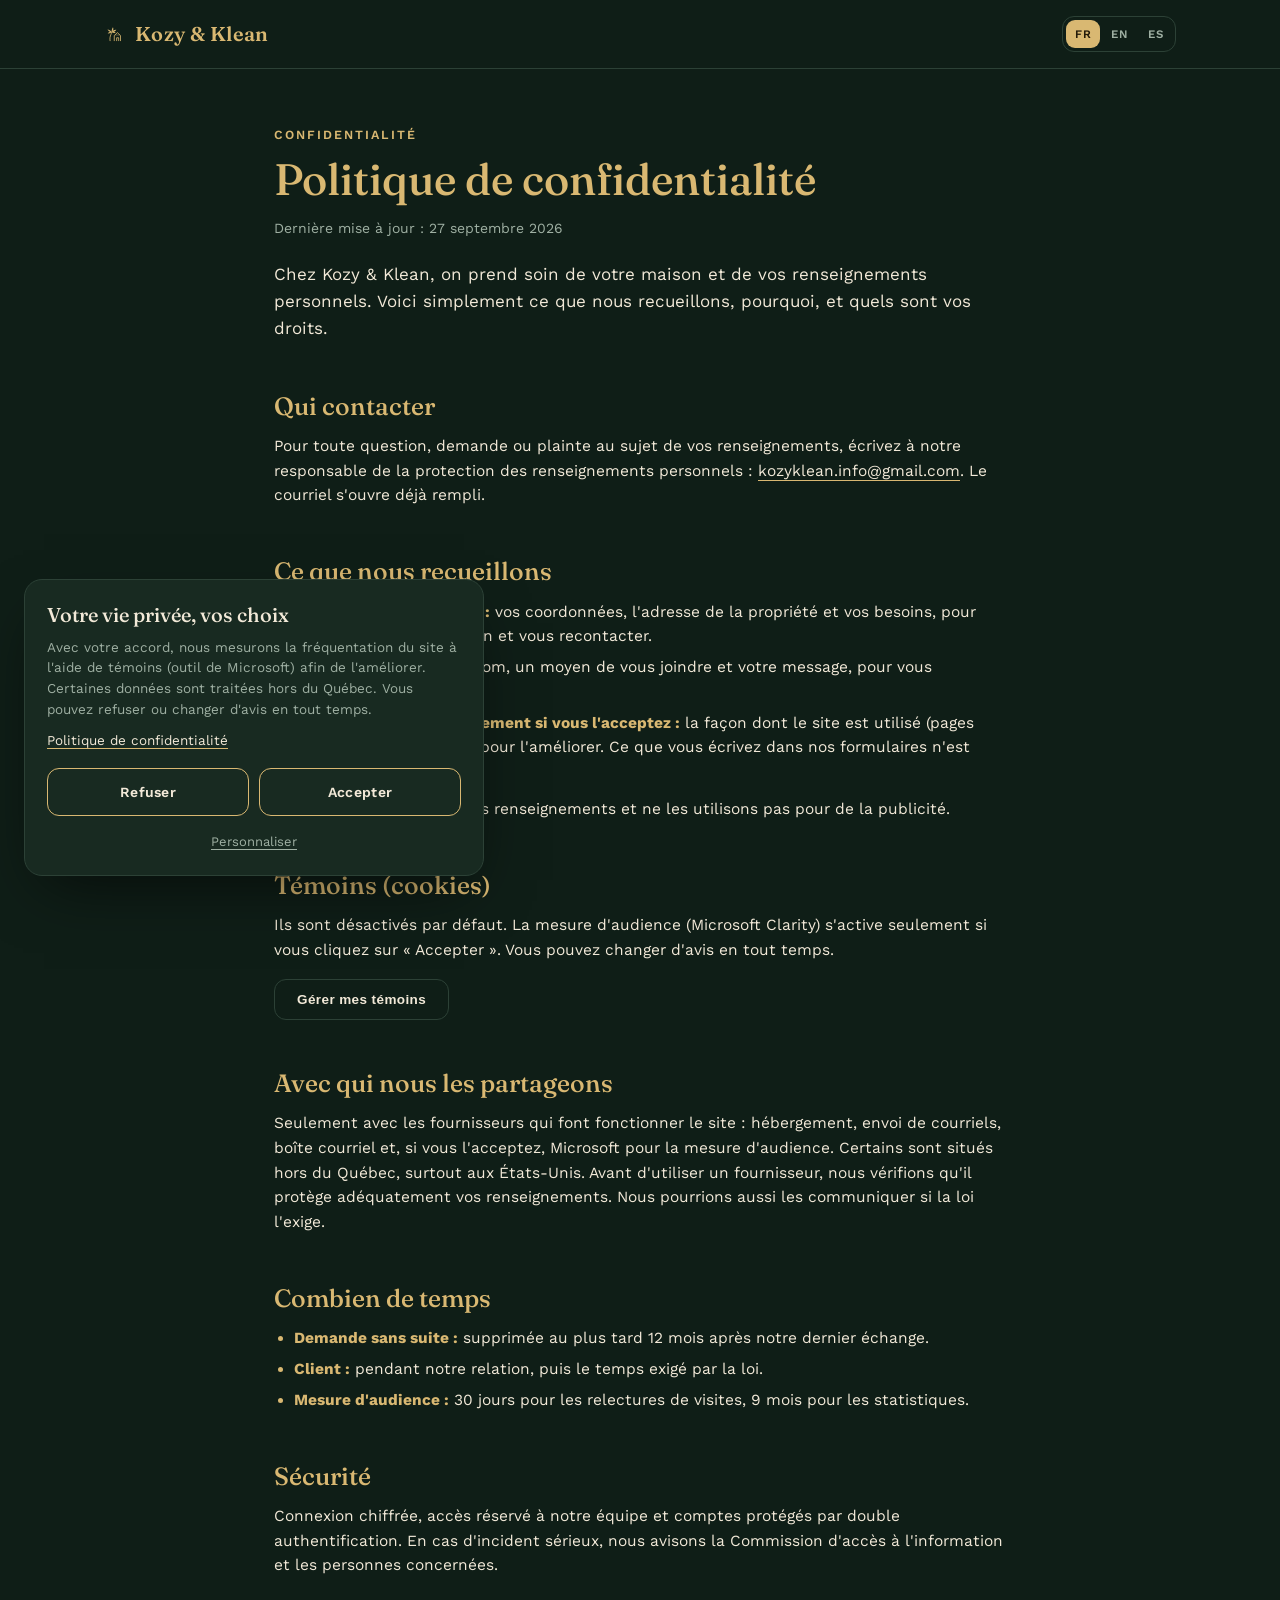
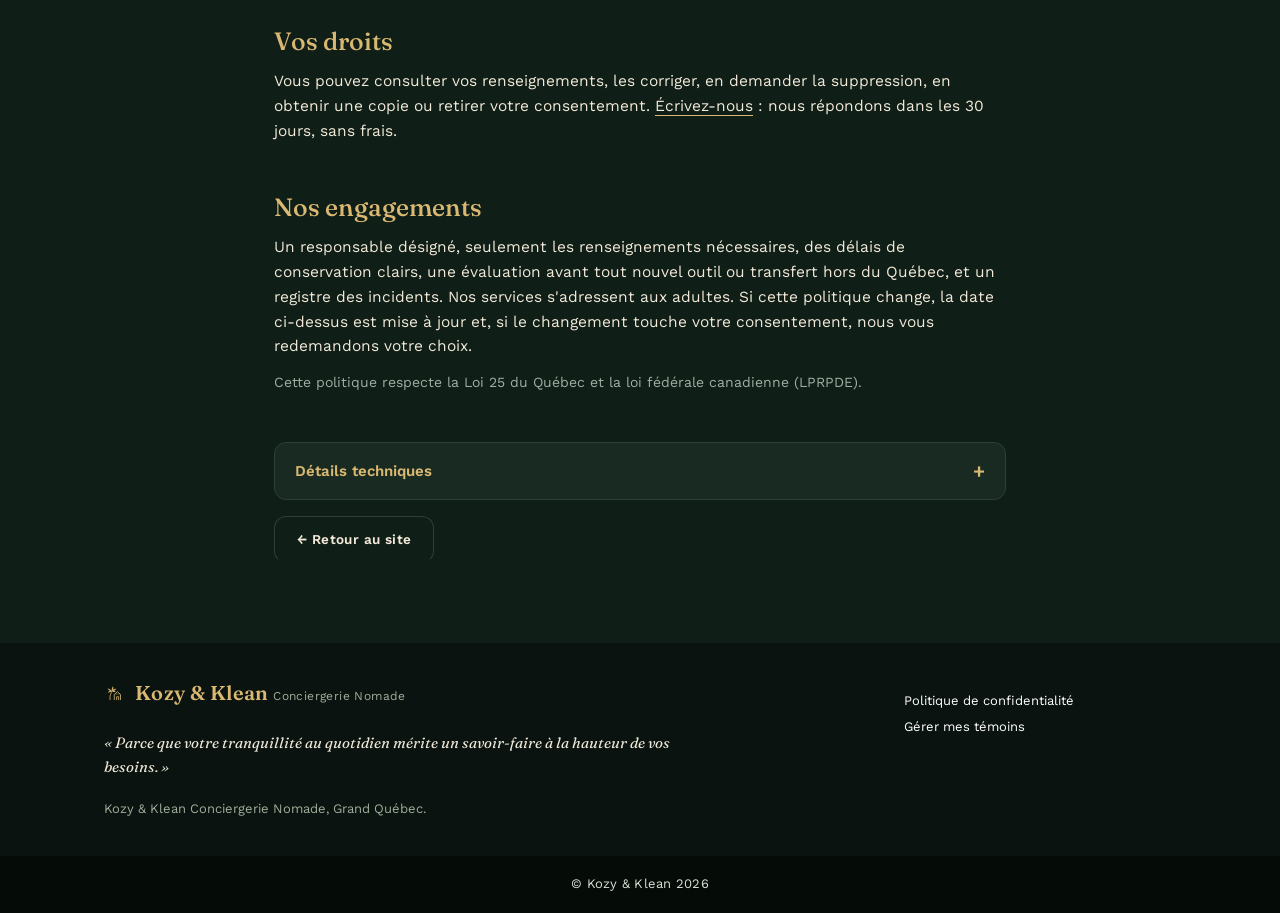
<file: confidentialite.html>
<!DOCTYPE html>
<html lang="fr" translate="no">
<head>
<meta charset="UTF-8">
<meta name="google" content="notranslate">
<meta name="viewport" content="width=device-width, initial-scale=1.0">
<title>Politique de confidentialité — Kozy &amp; Klean</title>
<meta name="description" content="Comment Kozy &amp; Klean Conciergerie Nomade recueille, utilise et protège vos renseignements personnels (Loi 25).">
<link rel="canonical" href="https://kozyklean.ca/confidentialite.html">
<link rel="alternate" hreflang="fr" href="https://kozyklean.ca/confidentialite.html">
<link rel="alternate" hreflang="en" href="https://kozyklean.ca/en/privacy.html">
<link rel="alternate" hreflang="es" href="https://kozyklean.ca/es/privacidad.html">
<link rel="alternate" hreflang="x-default" href="https://kozyklean.ca/confidentialite.html">
<link rel="icon" type="image/svg+xml" href="favicon.svg">
<link rel="stylesheet" href="assets/style.css">
</head>
<body>
<svg style="position:absolute;width:0;height:0;overflow:hidden;" aria-hidden="true">
  <symbol id="kk-logo" viewBox="0 0 120 120">
    <!-- cocotier : tronc + palmes en éventail, plus proche du dessin original -->
    <g stroke="currentColor" stroke-width="4.4" fill="none" stroke-linecap="round" stroke-linejoin="round">
      <path d="M33 91 C31 79 33 67 38 57 C40 53 40 49 42 44"/>
    </g>
    <g fill="currentColor" stroke="none">
      <path d="M42 44 C34 42 26 44 20 51 C29 52 37 50 42 44 Z"/>
      <path d="M42 44 C36 35 28 30 19 30 C24 39 33 44 42 44 Z"/>
      <path d="M42 44 C41 34 44 25 49 18 C53 27 51 37 42 44 Z"/>
      <path d="M42 44 C49 34 58 30 67 31 C62 40 53 45 42 44 Z"/>
      <path d="M42 44 C50 41 58 42 64 48 C56 51 47 50 42 44 Z"/>
    </g>
    <!-- maison : toit à rayures façon auvent, porte à lattes -->
    <g stroke="currentColor" stroke-width="4.4" fill="none" stroke-linecap="round" stroke-linejoin="round">
      <path d="M56 91 L56 63 L73 47 L90 63 L90 91"/>
      <path d="M60.5 60 L86 60" stroke-width="2.4" opacity="0.85"/>
      <path d="M69 91 L69 75 L80 75 L80 91"/>
    </g>
  </symbol>
</svg>

<header class="nav">
  <div class="wrap nav-inner">
    <a class="brand brand-link" href="./"><svg class="brand-mark" viewBox="0 0 120 120" aria-hidden="true"><use href="#kk-logo"/></svg>Kozy <span>&amp;</span> Klean</a>
    <div class="nav-actions" style="display:flex;gap:10px;align-items:center;">
      <div class="lang-switch" aria-label="Langue">
        <a href="confidentialite.html" hreflang="fr" lang="fr" class="is-active">FR</a>
        <a href="en/privacy.html" hreflang="en" lang="en">EN</a>
        <a href="es/privacidad.html" hreflang="es" lang="es">ES</a>
      </div>
    </div>
  </div>
</header>

<main class="wrap legal">

  <div class="eyebrow">Confidentialité</div>
  <h1>Politique de confidentialité</h1>
  <p class="legal-updated">Dernière mise à jour : 27 septembre 2026</p>
  <p class="legal-lede">Chez Kozy &amp; Klean, on prend soin de votre maison et de vos renseignements personnels. Voici simplement ce que nous recueillons, pourquoi, et quels sont vos droits.</p>

  <h2>Qui contacter</h2>
  <p>Pour toute question, demande ou plainte au sujet de vos renseignements, écrivez à notre responsable de la protection des renseignements personnels : <a href="mailto:kozyklean.info@gmail.com?subject=Protection%20des%20renseignements%20personnels&amp;body=Bonjour%2C%0D%0A%0D%0AJe%20souhaite%20faire%20une%20demande%20concernant%20mes%20renseignements%20personnels.%0D%0A%0D%0AType%20de%20demande%20%28gardez%20celle%20qui%20s%27applique%29%20%3A%0D%0A-%20Consulter%20mes%20renseignements%0D%0A-%20Les%20corriger%0D%0A-%20Les%20supprimer%0D%0A-%20En%20obtenir%20une%20copie%0D%0A-%20Retirer%20mon%20consentement%0D%0A-%20Plainte%0D%0A%0D%0AMon%20nom%20%3A%0D%0ACourriel%20ou%20t%C3%A9l%C3%A9phone%20utilis%C3%A9%20lors%20de%20ma%20demande%20%3A%0D%0APr%C3%A9cisions%20%3A%0D%0A%0D%0AMerci.">kozyklean.info@gmail.com</a>. Le courriel s'ouvre déjà rempli.</p>

  <h2>Ce que nous recueillons</h2>
  <ul>
    <li><strong>Demande de soumission :</strong> vos coordonnées, l'adresse de la propriété et vos besoins, pour préparer votre soumission et vous recontacter.</li>
    <li><strong>Message rapide :</strong> votre nom, un moyen de vous joindre et votre message, pour vous répondre.</li>
    <li><strong>Mesure d'audience, seulement si vous l'acceptez :</strong> la façon dont le site est utilisé (pages vues, clics, défilement), pour l'améliorer. Ce que vous écrivez dans nos formulaires n'est jamais capté.</li>
  </ul>
  <p style="margin-top:12px;">Nous ne vendons jamais vos renseignements et ne les utilisons pas pour de la publicité.</p>

  <h2>Témoins (cookies)</h2>
  <p>Ils sont désactivés par défaut. La mesure d'audience (Microsoft Clarity) s'active seulement si vous cliquez sur « Accepter ». Vous pouvez changer d'avis en tout temps.</p>
  <button type="button" class="btn btn-ghost" data-kk-consent-open>Gérer mes témoins</button>

  <h2>Avec qui nous les partageons</h2>
  <p>Seulement avec les fournisseurs qui font fonctionner le site : hébergement, envoi de courriels, boîte courriel et, si vous l'acceptez, Microsoft pour la mesure d'audience. Certains sont situés hors du Québec, surtout aux États-Unis. Avant d'utiliser un fournisseur, nous vérifions qu'il protège adéquatement vos renseignements. Nous pourrions aussi les communiquer si la loi l'exige.</p>

  <h2>Combien de temps</h2>
  <ul>
    <li><strong>Demande sans suite :</strong> supprimée au plus tard 12 mois après notre dernier échange.</li>
    <li><strong>Client :</strong> pendant notre relation, puis le temps exigé par la loi.</li>
    <li><strong>Mesure d'audience :</strong> 30 jours pour les relectures de visites, 9 mois pour les statistiques.</li>
  </ul>

  <h2>Sécurité</h2>
  <p>Connexion chiffrée, accès réservé à notre équipe et comptes protégés par double authentification. En cas d'incident sérieux, nous avisons la Commission d'accès à l'information et les personnes concernées.</p>

  <h2>Vos droits</h2>
  <p>Vous pouvez consulter vos renseignements, les corriger, en demander la suppression, en obtenir une copie ou retirer votre consentement. <a href="mailto:kozyklean.info@gmail.com?subject=Protection%20des%20renseignements%20personnels&amp;body=Bonjour%2C%0D%0A%0D%0AJe%20souhaite%20faire%20une%20demande%20concernant%20mes%20renseignements%20personnels.%0D%0A%0D%0AType%20de%20demande%20%28gardez%20celle%20qui%20s%27applique%29%20%3A%0D%0A-%20Consulter%20mes%20renseignements%0D%0A-%20Les%20corriger%0D%0A-%20Les%20supprimer%0D%0A-%20En%20obtenir%20une%20copie%0D%0A-%20Retirer%20mon%20consentement%0D%0A-%20Plainte%0D%0A%0D%0AMon%20nom%20%3A%0D%0ACourriel%20ou%20t%C3%A9l%C3%A9phone%20utilis%C3%A9%20lors%20de%20ma%20demande%20%3A%0D%0APr%C3%A9cisions%20%3A%0D%0A%0D%0AMerci.">Écrivez-nous</a> : nous répondons dans les 30 jours, sans frais.</p>

  <h2>Nos engagements</h2>
  <p>Un responsable désigné, seulement les renseignements nécessaires, des délais de conservation clairs, une évaluation avant tout nouvel outil ou transfert hors du Québec, et un registre des incidents. Nos services s'adressent aux adultes. Si cette politique change, la date ci-dessus est mise à jour et, si le changement touche votre consentement, nous vous redemandons votre choix.</p>
  <p class="muted" style="margin-top:12px;font-size:14px;">Cette politique respecte la Loi 25 du Québec et la loi fédérale canadienne (LPRPDE).</p>

  <details class="legal-details">
    <summary>Détails techniques</summary>
    <div class="legal-details-body">
      <h3>Témoins utilisés</h3>
      <div class="legal-table-wrap">
        <table>
          <thead><tr><th>Nom</th><th>Rôle</th><th>Durée</th><th>Actif</th></tr></thead>
          <tbody>
            <tr><td><code>kk_consent</code></td><td>Mémorise vos choix (stockage local)</td><td>12 mois (6 si refus)</td><td>Toujours</td></tr>
            <tr><td><code>_clck</code></td><td>Identifiant de visiteur au hasard (Clarity)</td><td>1 an</td><td>Si vous acceptez</td></tr>
            <tr><td><code>_clsk</code></td><td>Relie les pages d'une visite (Clarity)</td><td>1 jour</td><td>Si vous acceptez</td></tr>
            <tr><td><code>MUID</code>, <code>CLID</code>, <code>ANONCHK</code>, <code>MR</code>, <code>SM</code></td><td>Témoins de Microsoft liés à Clarity</td><td>Jusqu'à 13 mois</td><td>Si vous acceptez</td></tr>
          </tbody>
        </table>
      </div>
      <h3>Fournisseurs</h3>
      <ul>
        <li>Netlify, Inc. (États-Unis) : hébergement du site.</li>
        <li>EmailJS Pte. Ltd. (serveurs aux États-Unis) : envoi de vos demandes par courriel, sans conserver leur contenu.</li>
        <li>Google LLC : boîte Gmail où nous recevons vos demandes; polices de caractères (Google Fonts).</li>
        <li>jsDelivr : diffusion de la bibliothèque technique d'EmailJS.</li>
        <li>Microsoft Corporation : Microsoft Clarity, seulement si vous l'acceptez.</li>
      </ul>
      <h3>Mesure d'audience</h3>
      <p>Clarity enregistre les pages consultées, la durée de la visite, le défilement, les clics et les mouvements du pointeur, le type d'appareil et de navigateur, une région approximative (déduite de l'adresse IP) et le site de provenance. Les formulaires et les zones qui affichent vos coordonnées sont masqués.</p>
      <h3>Autres</h3>
      <p>Comme pour tout site, votre adresse IP est transmise à notre hébergeur et aux fournisseurs de polices et de la bibliothèque de courriel, pour le fonctionnement et la sécurité du site. La ville tapée pour vérifier votre secteur reste dans votre navigateur.</p>
    </div>
  </details>

  <a class="btn btn-ghost legal-back" href="./">← Retour au site</a>
</main>

<footer>
  <div class="wrap">
    <div class="footer-inner">
      <div class="brand"><svg class="brand-mark" viewBox="0 0 120 120" aria-hidden="true"><use href="#kk-logo"/></svg>Kozy <span>&amp;</span> Klean <span style="font-family:'Work Sans',sans-serif;font-size:12px;color:#9FAE9B;font-weight:400;">Conciergerie Nomade</span></div>
      <div class="footer-legal"><a href="confidentialite.html" aria-current="page">Politique de confidentialité</a><button type="button" data-kk-consent-open>Gérer mes témoins</button></div>
    </div>
    <p class="foot-quote">« Parce que votre tranquillité au quotidien mérite un savoir-faire à la hauteur de vos besoins. »</p>
    <p class="fnote" style="margin-top:20px;">Kozy &amp; Klean Conciergerie Nomade, Grand Québec.</p>
  </div>
  <div class="copyright-bar">&copy; Kozy &amp; Klean 2026</div>
</footer>

<script src="assets/consent.js"></script>
</body>
</html>
</file>
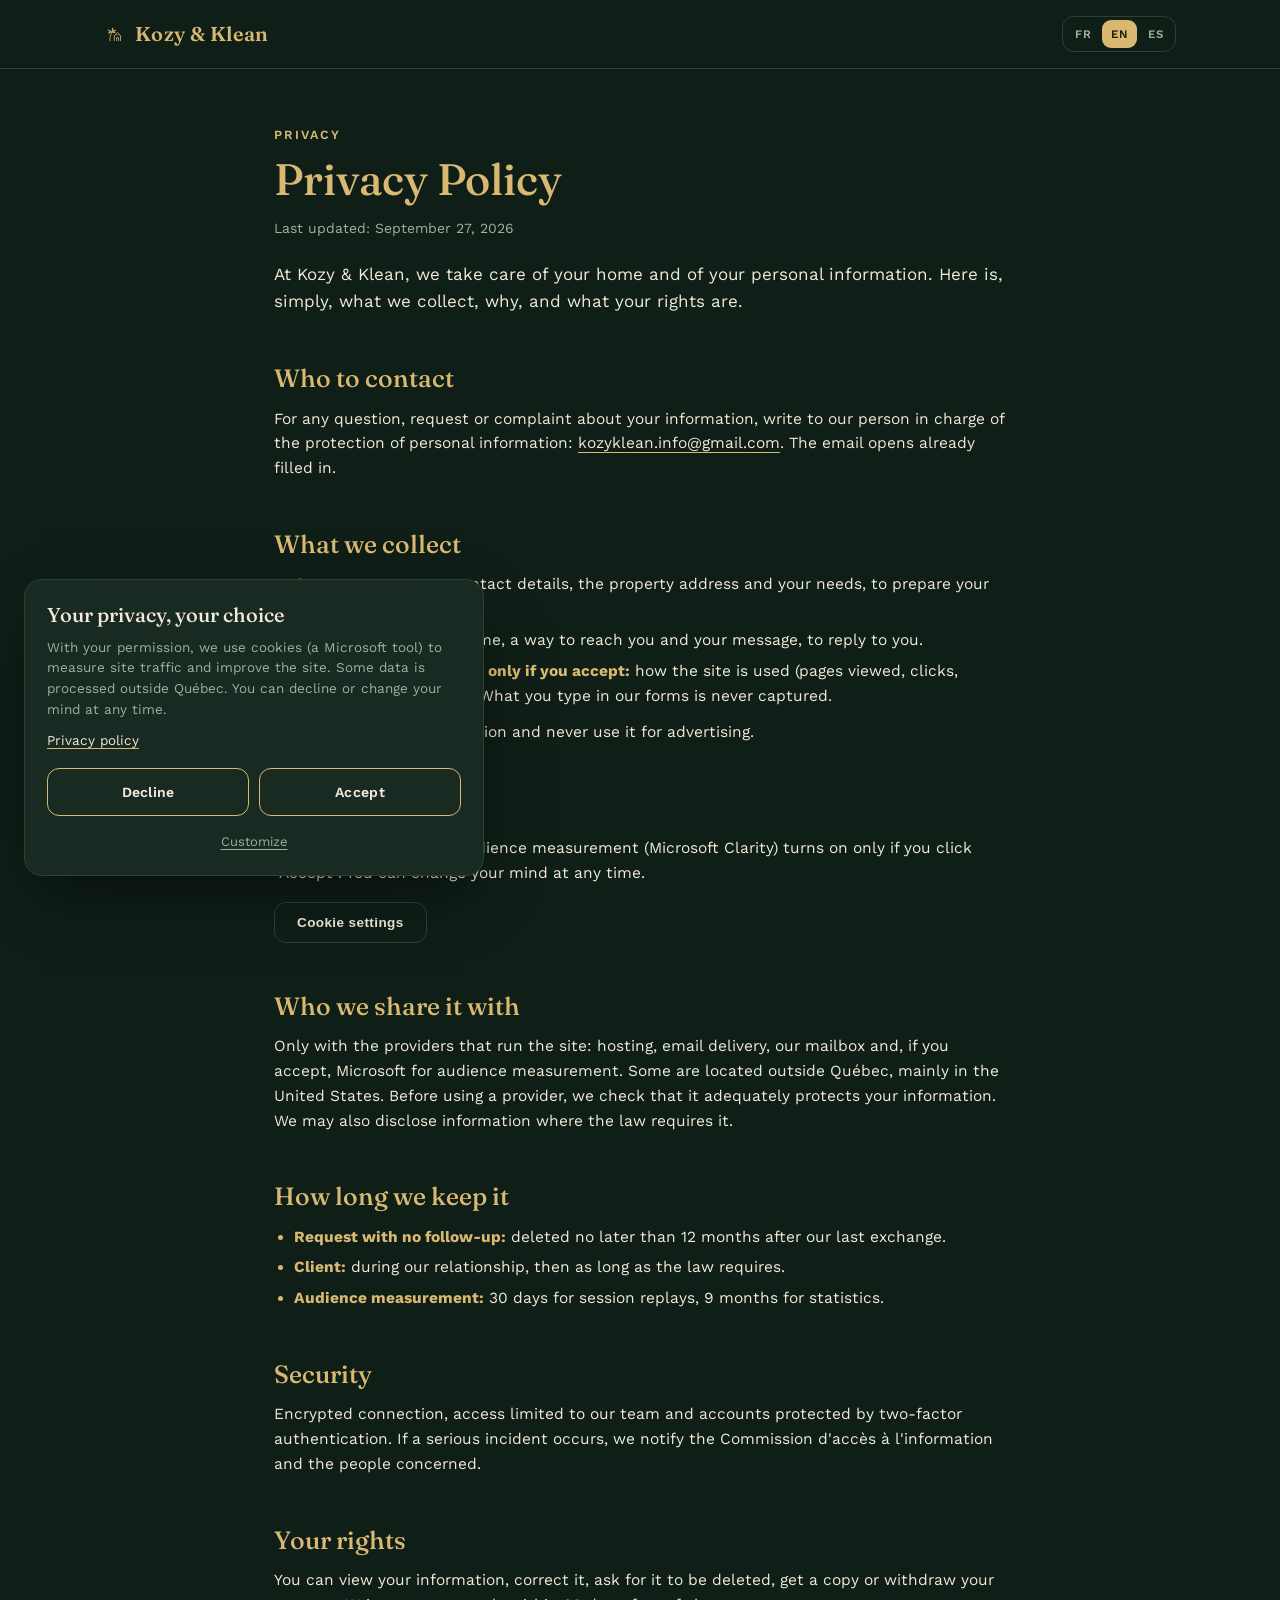
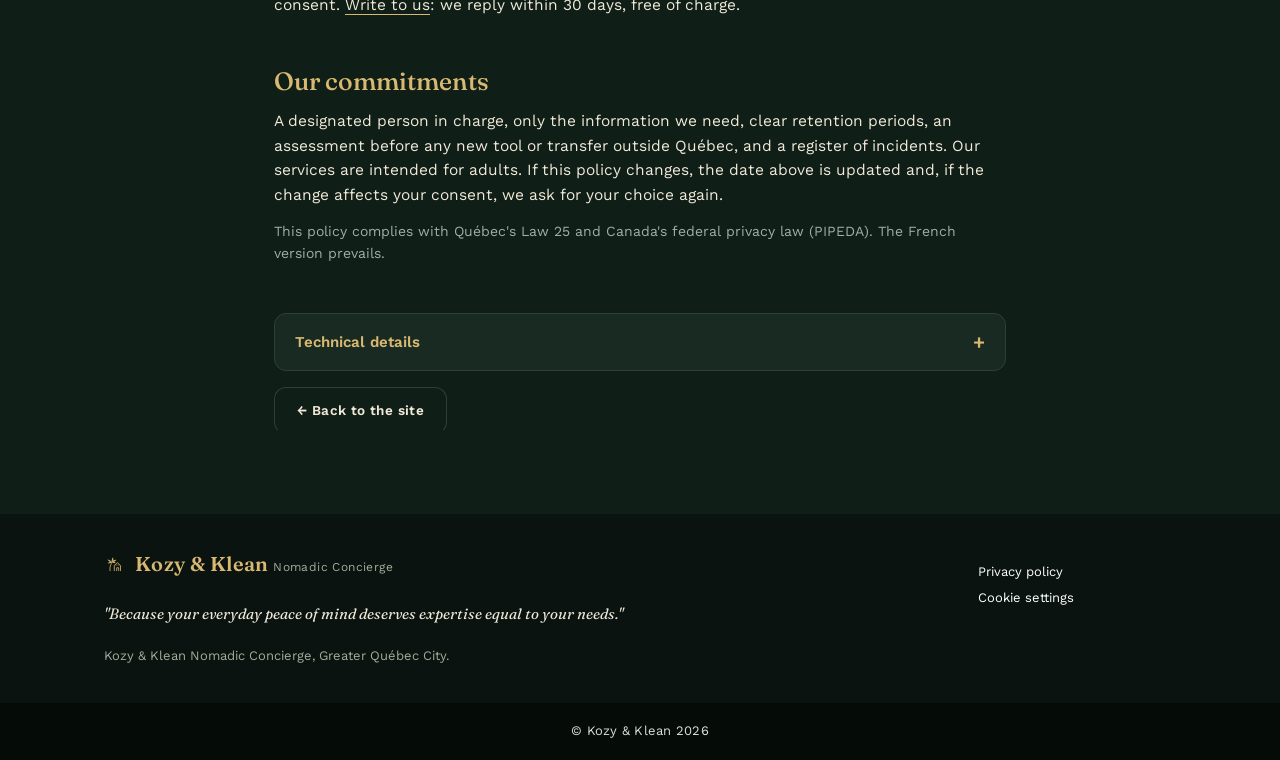
<file: en/privacy.html>
<!DOCTYPE html>
<html lang="en" translate="no">
<head>
<meta charset="UTF-8">
<meta name="google" content="notranslate">
<meta name="viewport" content="width=device-width, initial-scale=1.0">
<title>Privacy Policy — Kozy &amp; Klean</title>
<meta name="description" content="How Kozy &amp; Klean Nomadic Concierge collects, uses and protects your personal information (Québec Law 25).">
<link rel="canonical" href="https://kozyklean.ca/en/privacy.html">
<link rel="alternate" hreflang="fr" href="https://kozyklean.ca/confidentialite.html">
<link rel="alternate" hreflang="en" href="https://kozyklean.ca/en/privacy.html">
<link rel="alternate" hreflang="es" href="https://kozyklean.ca/es/privacidad.html">
<link rel="alternate" hreflang="x-default" href="https://kozyklean.ca/confidentialite.html">
<link rel="icon" type="image/svg+xml" href="../favicon.svg">
<link rel="stylesheet" href="../assets/style.css">
</head>
<body>
<svg style="position:absolute;width:0;height:0;overflow:hidden;" aria-hidden="true">
  <symbol id="kk-logo" viewBox="0 0 120 120">
    <!-- cocotier : tronc + palmes en éventail, plus proche du dessin original -->
    <g stroke="currentColor" stroke-width="4.4" fill="none" stroke-linecap="round" stroke-linejoin="round">
      <path d="M33 91 C31 79 33 67 38 57 C40 53 40 49 42 44"/>
    </g>
    <g fill="currentColor" stroke="none">
      <path d="M42 44 C34 42 26 44 20 51 C29 52 37 50 42 44 Z"/>
      <path d="M42 44 C36 35 28 30 19 30 C24 39 33 44 42 44 Z"/>
      <path d="M42 44 C41 34 44 25 49 18 C53 27 51 37 42 44 Z"/>
      <path d="M42 44 C49 34 58 30 67 31 C62 40 53 45 42 44 Z"/>
      <path d="M42 44 C50 41 58 42 64 48 C56 51 47 50 42 44 Z"/>
    </g>
    <!-- maison : toit à rayures façon auvent, porte à lattes -->
    <g stroke="currentColor" stroke-width="4.4" fill="none" stroke-linecap="round" stroke-linejoin="round">
      <path d="M56 91 L56 63 L73 47 L90 63 L90 91"/>
      <path d="M60.5 60 L86 60" stroke-width="2.4" opacity="0.85"/>
      <path d="M69 91 L69 75 L80 75 L80 91"/>
    </g>
  </symbol>
</svg>

<header class="nav">
  <div class="wrap nav-inner">
    <a class="brand brand-link" href="./"><svg class="brand-mark" viewBox="0 0 120 120" aria-hidden="true"><use href="#kk-logo"/></svg>Kozy <span>&amp;</span> Klean</a>
    <div class="nav-actions" style="display:flex;gap:10px;align-items:center;">
      <div class="lang-switch" aria-label="Language">
        <a href="../confidentialite.html" hreflang="fr" lang="fr">FR</a>
        <a href="../en/privacy.html" hreflang="en" lang="en" class="is-active">EN</a>
        <a href="../es/privacidad.html" hreflang="es" lang="es">ES</a>
      </div>
    </div>
  </div>
</header>

<main class="wrap legal">

  <div class="eyebrow">Privacy</div>
  <h1>Privacy Policy</h1>
  <p class="legal-updated">Last updated: September 27, 2026</p>
  <p class="legal-lede">At Kozy &amp; Klean, we take care of your home and of your personal information. Here is, simply, what we collect, why, and what your rights are.</p>

  <h2>Who to contact</h2>
  <p>For any question, request or complaint about your information, write to our person in charge of the protection of personal information: <a href="mailto:kozyklean.info@gmail.com?subject=Privacy%20request&amp;body=Hello%2C%0D%0A%0D%0AI%20would%20like%20to%20make%20a%20request%20about%20my%20personal%20information.%0D%0A%0D%0AType%20of%20request%20%28keep%20the%20one%20that%20applies%29%3A%0D%0A-%20View%20my%20information%0D%0A-%20Correct%20it%0D%0A-%20Delete%20it%0D%0A-%20Get%20a%20copy%0D%0A-%20Withdraw%20my%20consent%0D%0A-%20Complaint%0D%0A%0D%0AMy%20name%3A%0D%0AEmail%20or%20phone%20used%20in%20my%20request%3A%0D%0ADetails%3A%0D%0A%0D%0AThank%20you.">kozyklean.info@gmail.com</a>. The email opens already filled in.</p>

  <h2>What we collect</h2>
  <ul>
    <li><strong>Quote request:</strong> your contact details, the property address and your needs, to prepare your quote and contact you.</li>
    <li><strong>Quick message:</strong> your name, a way to reach you and your message, to reply to you.</li>
    <li><strong>Audience measurement, only if you accept:</strong> how the site is used (pages viewed, clicks, scrolling), to improve it. What you type in our forms is never captured.</li>
  </ul>
  <p style="margin-top:12px;">We never sell your information and never use it for advertising.</p>

  <h2>Cookies</h2>
  <p>They are off by default. Audience measurement (Microsoft Clarity) turns on only if you click “Accept”. You can change your mind at any time.</p>
  <button type="button" class="btn btn-ghost" data-kk-consent-open>Cookie settings</button>

  <h2>Who we share it with</h2>
  <p>Only with the providers that run the site: hosting, email delivery, our mailbox and, if you accept, Microsoft for audience measurement. Some are located outside Québec, mainly in the United States. Before using a provider, we check that it adequately protects your information. We may also disclose information where the law requires it.</p>

  <h2>How long we keep it</h2>
  <ul>
    <li><strong>Request with no follow-up:</strong> deleted no later than 12 months after our last exchange.</li>
    <li><strong>Client:</strong> during our relationship, then as long as the law requires.</li>
    <li><strong>Audience measurement:</strong> 30 days for session replays, 9 months for statistics.</li>
  </ul>

  <h2>Security</h2>
  <p>Encrypted connection, access limited to our team and accounts protected by two-factor authentication. If a serious incident occurs, we notify the Commission d'accès à l'information and the people concerned.</p>

  <h2>Your rights</h2>
  <p>You can view your information, correct it, ask for it to be deleted, get a copy or withdraw your consent. <a href="mailto:kozyklean.info@gmail.com?subject=Privacy%20request&amp;body=Hello%2C%0D%0A%0D%0AI%20would%20like%20to%20make%20a%20request%20about%20my%20personal%20information.%0D%0A%0D%0AType%20of%20request%20%28keep%20the%20one%20that%20applies%29%3A%0D%0A-%20View%20my%20information%0D%0A-%20Correct%20it%0D%0A-%20Delete%20it%0D%0A-%20Get%20a%20copy%0D%0A-%20Withdraw%20my%20consent%0D%0A-%20Complaint%0D%0A%0D%0AMy%20name%3A%0D%0AEmail%20or%20phone%20used%20in%20my%20request%3A%0D%0ADetails%3A%0D%0A%0D%0AThank%20you.">Write to us</a>: we reply within 30 days, free of charge.</p>

  <h2>Our commitments</h2>
  <p>A designated person in charge, only the information we need, clear retention periods, an assessment before any new tool or transfer outside Québec, and a register of incidents. Our services are intended for adults. If this policy changes, the date above is updated and, if the change affects your consent, we ask for your choice again.</p>
  <p class="muted" style="margin-top:12px;font-size:14px;">This policy complies with Québec's Law 25 and Canada's federal privacy law (PIPEDA). The French version prevails.</p>

  <details class="legal-details">
    <summary>Technical details</summary>
    <div class="legal-details-body">
      <h3>Cookies used</h3>
      <div class="legal-table-wrap">
        <table>
          <thead><tr><th>Name</th><th>Purpose</th><th>Duration</th><th>Active</th></tr></thead>
          <tbody>
            <tr><td><code>kk_consent</code></td><td>Remembers your choices (local storage)</td><td>12 months (6 if declined)</td><td>Always</td></tr>
            <tr><td><code>_clck</code></td><td>Random visitor ID (Clarity)</td><td>1 year</td><td>If you accept</td></tr>
            <tr><td><code>_clsk</code></td><td>Links the pages of one visit (Clarity)</td><td>1 day</td><td>If you accept</td></tr>
            <tr><td><code>MUID</code>, <code>CLID</code>, <code>ANONCHK</code>, <code>MR</code>, <code>SM</code></td><td>Microsoft cookies linked to Clarity</td><td>Up to 13 months</td><td>If you accept</td></tr>
          </tbody>
        </table>
      </div>
      <h3>Providers</h3>
      <ul>
        <li>Netlify, Inc. (United States): website hosting.</li>
        <li>EmailJS Pte. Ltd. (servers in the United States): sends your requests by email, without keeping their content.</li>
        <li>Google LLC: the Gmail inbox where we receive your requests; fonts (Google Fonts).</li>
        <li>jsDelivr: delivers the EmailJS technical library.</li>
        <li>Microsoft Corporation: Microsoft Clarity, only if you accept.</li>
      </ul>
      <h3>Audience measurement</h3>
      <p>Clarity records the pages viewed, visit length, scrolling, clicks and pointer movements, device and browser type, an approximate region (derived from the IP address) and the referring site. Forms and areas showing your contact details are masked.</p>
      <h3>Other</h3>
      <p>As with any website, your IP address is sent to our host and to the font and email-library providers, to run and secure the site. The city you type to check your area stays in your browser.</p>
    </div>
  </details>

  <a class="btn btn-ghost legal-back" href="./">← Back to the site</a>
</main>

<footer>
  <div class="wrap">
    <div class="footer-inner">
      <div class="brand"><svg class="brand-mark" viewBox="0 0 120 120" aria-hidden="true"><use href="#kk-logo"/></svg>Kozy <span>&amp;</span> Klean <span style="font-family:'Work Sans',sans-serif;font-size:12px;color:#9FAE9B;font-weight:400;">Nomadic Concierge</span></div>
      <div class="footer-legal"><a href="privacy.html" aria-current="page">Privacy policy</a><button type="button" data-kk-consent-open>Cookie settings</button></div>
    </div>
    <p class="foot-quote">"Because your everyday peace of mind deserves expertise equal to your needs."</p>
    <p class="fnote" style="margin-top:20px;">Kozy &amp; Klean Nomadic Concierge, Greater Québec City.</p>
  </div>
  <div class="copyright-bar">&copy; Kozy &amp; Klean 2026</div>
</footer>

<script src="../assets/consent.js"></script>
</body>
</html>
</file>
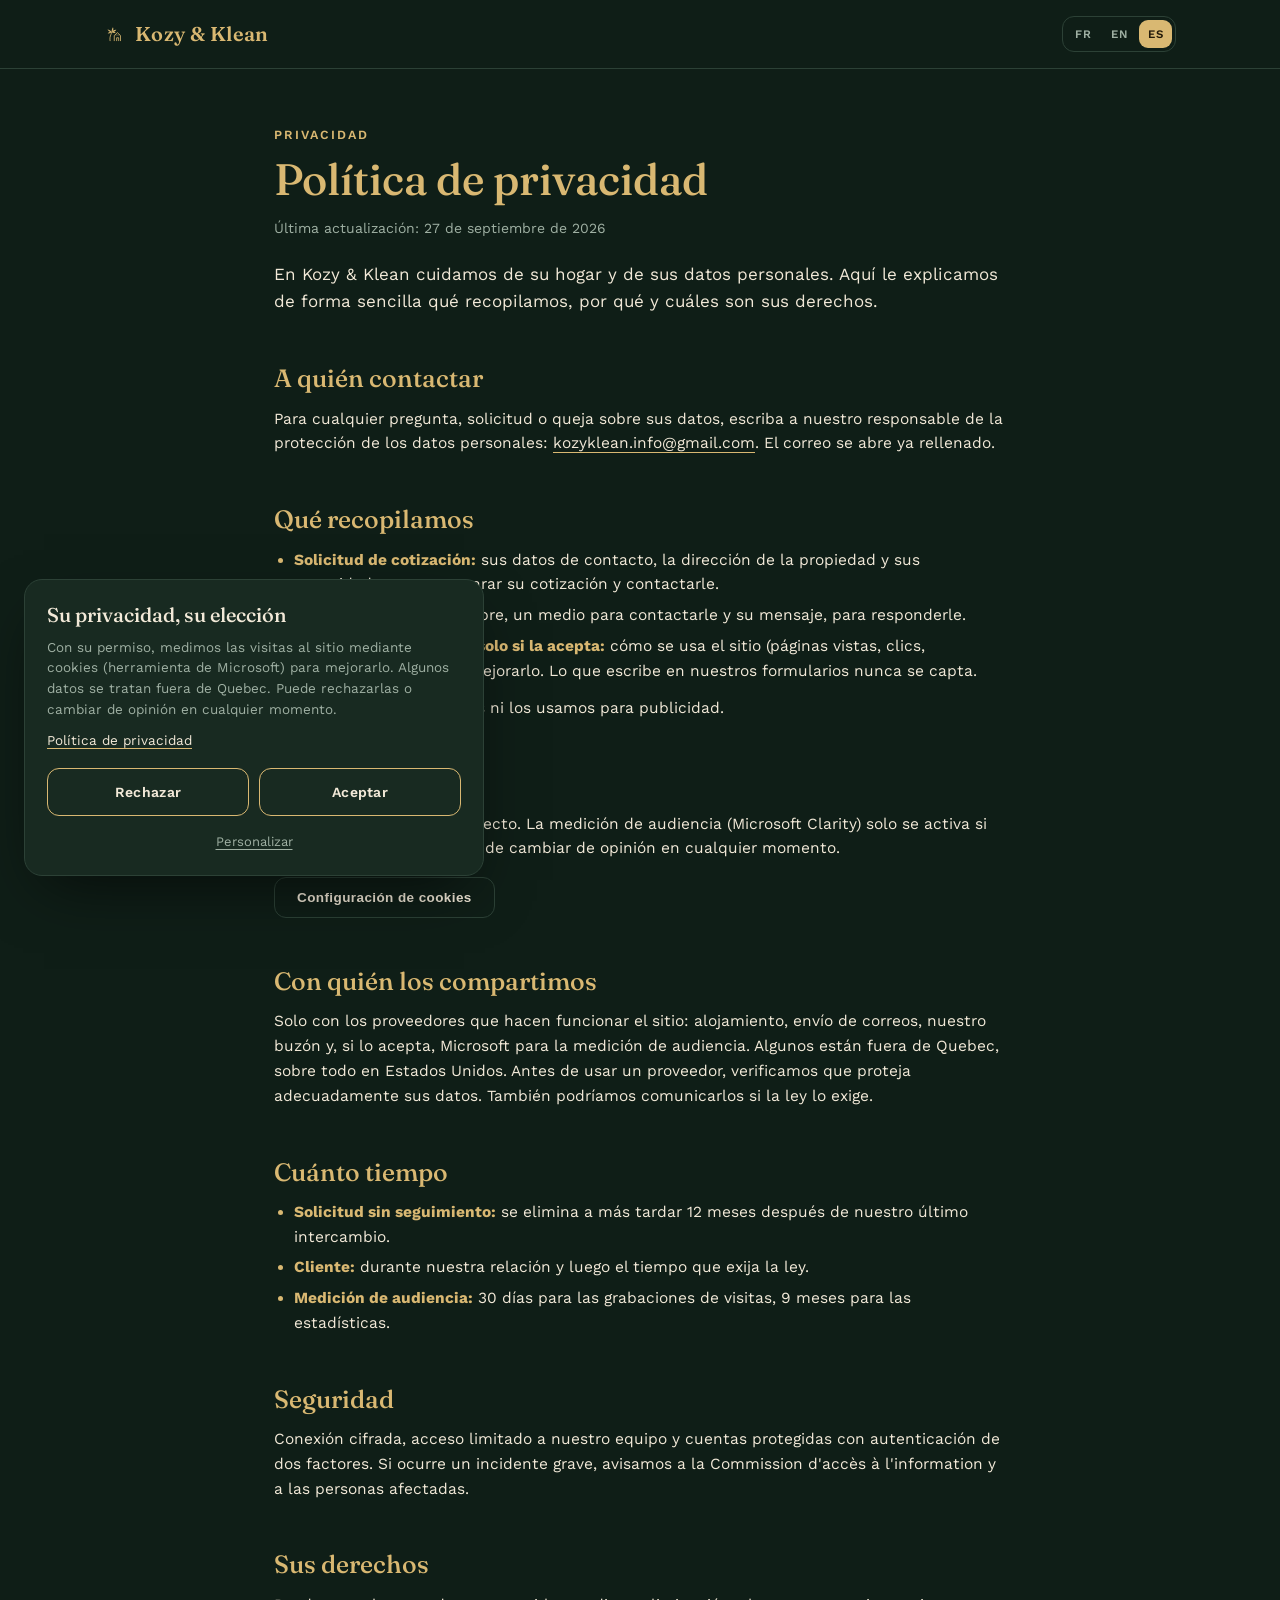
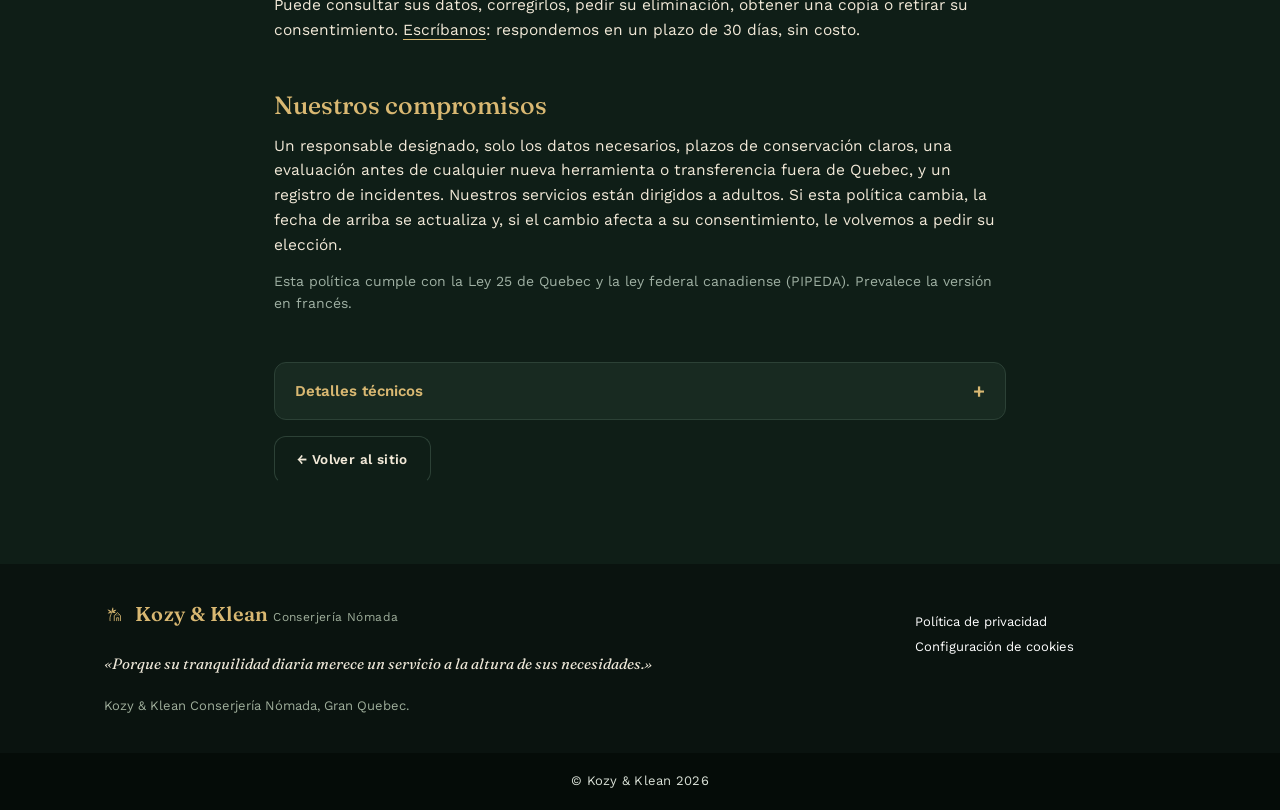
<file: es/privacidad.html>
<!DOCTYPE html>
<html lang="es" translate="no">
<head>
<meta charset="UTF-8">
<meta name="google" content="notranslate">
<meta name="viewport" content="width=device-width, initial-scale=1.0">
<title>Política de privacidad — Kozy &amp; Klean</title>
<meta name="description" content="Cómo Kozy &amp; Klean Conserjería Nómada recopila, utiliza y protege sus datos personales (Ley 25 de Quebec).">
<link rel="canonical" href="https://kozyklean.ca/es/privacidad.html">
<link rel="alternate" hreflang="fr" href="https://kozyklean.ca/confidentialite.html">
<link rel="alternate" hreflang="en" href="https://kozyklean.ca/en/privacy.html">
<link rel="alternate" hreflang="es" href="https://kozyklean.ca/es/privacidad.html">
<link rel="alternate" hreflang="x-default" href="https://kozyklean.ca/confidentialite.html">
<link rel="icon" type="image/svg+xml" href="../favicon.svg">
<link rel="stylesheet" href="../assets/style.css">
</head>
<body>
<svg style="position:absolute;width:0;height:0;overflow:hidden;" aria-hidden="true">
  <symbol id="kk-logo" viewBox="0 0 120 120">
    <!-- cocotier : tronc + palmes en éventail, plus proche du dessin original -->
    <g stroke="currentColor" stroke-width="4.4" fill="none" stroke-linecap="round" stroke-linejoin="round">
      <path d="M33 91 C31 79 33 67 38 57 C40 53 40 49 42 44"/>
    </g>
    <g fill="currentColor" stroke="none">
      <path d="M42 44 C34 42 26 44 20 51 C29 52 37 50 42 44 Z"/>
      <path d="M42 44 C36 35 28 30 19 30 C24 39 33 44 42 44 Z"/>
      <path d="M42 44 C41 34 44 25 49 18 C53 27 51 37 42 44 Z"/>
      <path d="M42 44 C49 34 58 30 67 31 C62 40 53 45 42 44 Z"/>
      <path d="M42 44 C50 41 58 42 64 48 C56 51 47 50 42 44 Z"/>
    </g>
    <!-- maison : toit à rayures façon auvent, porte à lattes -->
    <g stroke="currentColor" stroke-width="4.4" fill="none" stroke-linecap="round" stroke-linejoin="round">
      <path d="M56 91 L56 63 L73 47 L90 63 L90 91"/>
      <path d="M60.5 60 L86 60" stroke-width="2.4" opacity="0.85"/>
      <path d="M69 91 L69 75 L80 75 L80 91"/>
    </g>
  </symbol>
</svg>

<header class="nav">
  <div class="wrap nav-inner">
    <a class="brand brand-link" href="./"><svg class="brand-mark" viewBox="0 0 120 120" aria-hidden="true"><use href="#kk-logo"/></svg>Kozy <span>&amp;</span> Klean</a>
    <div class="nav-actions" style="display:flex;gap:10px;align-items:center;">
      <div class="lang-switch" aria-label="Idioma">
        <a href="../confidentialite.html" hreflang="fr" lang="fr">FR</a>
        <a href="../en/privacy.html" hreflang="en" lang="en">EN</a>
        <a href="../es/privacidad.html" hreflang="es" lang="es" class="is-active">ES</a>
      </div>
    </div>
  </div>
</header>

<main class="wrap legal">

  <div class="eyebrow">Privacidad</div>
  <h1>Política de privacidad</h1>
  <p class="legal-updated">Última actualización: 27 de septiembre de 2026</p>
  <p class="legal-lede">En Kozy &amp; Klean cuidamos de su hogar y de sus datos personales. Aquí le explicamos de forma sencilla qué recopilamos, por qué y cuáles son sus derechos.</p>

  <h2>A quién contactar</h2>
  <p>Para cualquier pregunta, solicitud o queja sobre sus datos, escriba a nuestro responsable de la protección de los datos personales: <a href="mailto:kozyklean.info@gmail.com?subject=Solicitud%20de%20privacidad&amp;body=Hola%2C%0D%0A%0D%0AQuisiera%20hacer%20una%20solicitud%20sobre%20mis%20datos%20personales.%0D%0A%0D%0ATipo%20de%20solicitud%20%28conserve%20la%20que%20corresponda%29%3A%0D%0A-%20Consultar%20mis%20datos%0D%0A-%20Corregirlos%0D%0A-%20Eliminarlos%0D%0A-%20Obtener%20una%20copia%0D%0A-%20Retirar%20mi%20consentimiento%0D%0A-%20Queja%0D%0A%0D%0AMi%20nombre%3A%0D%0ACorreo%20o%20tel%C3%A9fono%20usado%20en%20mi%20solicitud%3A%0D%0ADetalles%3A%0D%0A%0D%0AGracias.">kozyklean.info@gmail.com</a>. El correo se abre ya rellenado.</p>

  <h2>Qué recopilamos</h2>
  <ul>
    <li><strong>Solicitud de cotización:</strong> sus datos de contacto, la dirección de la propiedad y sus necesidades, para preparar su cotización y contactarle.</li>
    <li><strong>Mensaje rápido:</strong> su nombre, un medio para contactarle y su mensaje, para responderle.</li>
    <li><strong>Medición de audiencia, solo si la acepta:</strong> cómo se usa el sitio (páginas vistas, clics, desplazamiento), para mejorarlo. Lo que escribe en nuestros formularios nunca se capta.</li>
  </ul>
  <p style="margin-top:12px;">Nunca vendemos sus datos ni los usamos para publicidad.</p>

  <h2>Cookies</h2>
  <p>Están desactivadas por defecto. La medición de audiencia (Microsoft Clarity) solo se activa si hace clic en «Aceptar». Puede cambiar de opinión en cualquier momento.</p>
  <button type="button" class="btn btn-ghost" data-kk-consent-open>Configuración de cookies</button>

  <h2>Con quién los compartimos</h2>
  <p>Solo con los proveedores que hacen funcionar el sitio: alojamiento, envío de correos, nuestro buzón y, si lo acepta, Microsoft para la medición de audiencia. Algunos están fuera de Quebec, sobre todo en Estados Unidos. Antes de usar un proveedor, verificamos que proteja adecuadamente sus datos. También podríamos comunicarlos si la ley lo exige.</p>

  <h2>Cuánto tiempo</h2>
  <ul>
    <li><strong>Solicitud sin seguimiento:</strong> se elimina a más tardar 12 meses después de nuestro último intercambio.</li>
    <li><strong>Cliente:</strong> durante nuestra relación y luego el tiempo que exija la ley.</li>
    <li><strong>Medición de audiencia:</strong> 30 días para las grabaciones de visitas, 9 meses para las estadísticas.</li>
  </ul>

  <h2>Seguridad</h2>
  <p>Conexión cifrada, acceso limitado a nuestro equipo y cuentas protegidas con autenticación de dos factores. Si ocurre un incidente grave, avisamos a la Commission d'accès à l'information y a las personas afectadas.</p>

  <h2>Sus derechos</h2>
  <p>Puede consultar sus datos, corregirlos, pedir su eliminación, obtener una copia o retirar su consentimiento. <a href="mailto:kozyklean.info@gmail.com?subject=Solicitud%20de%20privacidad&amp;body=Hola%2C%0D%0A%0D%0AQuisiera%20hacer%20una%20solicitud%20sobre%20mis%20datos%20personales.%0D%0A%0D%0ATipo%20de%20solicitud%20%28conserve%20la%20que%20corresponda%29%3A%0D%0A-%20Consultar%20mis%20datos%0D%0A-%20Corregirlos%0D%0A-%20Eliminarlos%0D%0A-%20Obtener%20una%20copia%0D%0A-%20Retirar%20mi%20consentimiento%0D%0A-%20Queja%0D%0A%0D%0AMi%20nombre%3A%0D%0ACorreo%20o%20tel%C3%A9fono%20usado%20en%20mi%20solicitud%3A%0D%0ADetalles%3A%0D%0A%0D%0AGracias.">Escríbanos</a>: respondemos en un plazo de 30 días, sin costo.</p>

  <h2>Nuestros compromisos</h2>
  <p>Un responsable designado, solo los datos necesarios, plazos de conservación claros, una evaluación antes de cualquier nueva herramienta o transferencia fuera de Quebec, y un registro de incidentes. Nuestros servicios están dirigidos a adultos. Si esta política cambia, la fecha de arriba se actualiza y, si el cambio afecta a su consentimiento, le volvemos a pedir su elección.</p>
  <p class="muted" style="margin-top:12px;font-size:14px;">Esta política cumple con la Ley 25 de Quebec y la ley federal canadiense (PIPEDA). Prevalece la versión en francés.</p>

  <details class="legal-details">
    <summary>Detalles técnicos</summary>
    <div class="legal-details-body">
      <h3>Cookies utilizadas</h3>
      <div class="legal-table-wrap">
        <table>
          <thead><tr><th>Nombre</th><th>Función</th><th>Duración</th><th>Activa</th></tr></thead>
          <tbody>
            <tr><td><code>kk_consent</code></td><td>Recuerda sus opciones (almacenamiento local)</td><td>12 meses (6 si rechaza)</td><td>Siempre</td></tr>
            <tr><td><code>_clck</code></td><td>Identificador de visitante aleatorio (Clarity)</td><td>1 año</td><td>Si acepta</td></tr>
            <tr><td><code>_clsk</code></td><td>Vincula las páginas de una visita (Clarity)</td><td>1 día</td><td>Si acepta</td></tr>
            <tr><td><code>MUID</code>, <code>CLID</code>, <code>ANONCHK</code>, <code>MR</code>, <code>SM</code></td><td>Cookies de Microsoft vinculadas a Clarity</td><td>Hasta 13 meses</td><td>Si acepta</td></tr>
          </tbody>
        </table>
      </div>
      <h3>Proveedores</h3>
      <ul>
        <li>Netlify, Inc. (Estados Unidos): alojamiento del sitio.</li>
        <li>EmailJS Pte. Ltd. (servidores en Estados Unidos): envío de sus solicitudes por correo, sin conservar su contenido.</li>
        <li>Google LLC: buzón de Gmail donde recibimos sus solicitudes; fuentes tipográficas (Google Fonts).</li>
        <li>jsDelivr: distribución de la biblioteca técnica de EmailJS.</li>
        <li>Microsoft Corporation: Microsoft Clarity, solo si la acepta.</li>
      </ul>
      <h3>Medición de audiencia</h3>
      <p>Clarity registra las páginas vistas, la duración de la visita, el desplazamiento, los clics y los movimientos del puntero, el tipo de dispositivo y navegador, una región aproximada (deducida de la dirección IP) y el sitio de procedencia. Los formularios y las zonas que muestran sus datos de contacto están ocultos.</p>
      <h3>Otros</h3>
      <p>Como en cualquier sitio, su dirección IP se transmite a nuestro proveedor de alojamiento y a los proveedores de fuentes y de la biblioteca de correo, para el funcionamiento y la seguridad del sitio. La ciudad que escribe para verificar su zona se queda en su navegador.</p>
    </div>
  </details>

  <a class="btn btn-ghost legal-back" href="./">← Volver al sitio</a>
</main>

<footer>
  <div class="wrap">
    <div class="footer-inner">
      <div class="brand"><svg class="brand-mark" viewBox="0 0 120 120" aria-hidden="true"><use href="#kk-logo"/></svg>Kozy <span>&amp;</span> Klean <span style="font-family:'Work Sans',sans-serif;font-size:12px;color:#9FAE9B;font-weight:400;">Conserjería Nómada</span></div>
      <div class="footer-legal"><a href="privacidad.html" aria-current="page">Política de privacidad</a><button type="button" data-kk-consent-open>Configuración de cookies</button></div>
    </div>
    <p class="foot-quote">«Porque su tranquilidad diaria merece un servicio a la altura de sus necesidades.»</p>
    <p class="fnote" style="margin-top:20px;">Kozy &amp; Klean Conserjería Nómada, Gran Quebec.</p>
  </div>
  <div class="copyright-bar">&copy; Kozy &amp; Klean 2026</div>
</footer>

<script src="../assets/consent.js"></script>
</body>
</html>
</file>
<file: assets/style.css>
@import url('https://fonts.googleapis.com/css2?family=Fraunces:opsz,wght@9..144,300;9..144,400;9..144,500;9..144,600&family=Work+Sans:wght@400;500;600;700&display=swap');

  /* Kozy & Klean's identity is a deep pine green — this is the site's real
     look, not a conditional "dark mode": it renders this way by default,
     whatever the visitor's OS preference. A lighter alternative only shows
     up if the surrounding app explicitly asks for a light theme. */
  :root{
    --ink:#F2E9D8;
    --pine:#8FB39B;
    --pine-dark:#7BA189;
    --pine-deep:#0A130F;
    --blush:#E3A896;
    --blush-soft:#2E2119;
    --blush-deep:#D89684;
    --gold:#D9B872;
    --cream:#0F1E17;
    --paper:#182A21;
    --line:#2C4136;
    --muted:#9FB0A3;
    --shadow: 0 24px 55px -26px rgba(0,0,0,0.6);
    --radius: 12px;
    --radius-sm: 10px;
    --radius-md: 18px;
    --radius-lg: 28px;
    /* Hero panel is a fixed palette (the poster's deep tunic green), a shade
       brighter than the page itself so it still reads as a framed panel. */
    --hero-1:#152A20;
    --hero-2:#1E3F2C;
    --hero-3:#2F5A40;
    --hero-glow:#E3AFA0;
    --hero-glow-2:#D9B872;
  }
  @media (prefers-reduced-motion: reduce){ :root{ scroll-behavior:auto; } }
  @media (prefers-reduced-motion: no-preference){ :root{ scroll-behavior:smooth; } }
  :root[data-theme="dark"]{
    --ink:#F2E9D8;
    --pine:#8FB39B;
    --pine-dark:#7BA189;
    --pine-deep:#0A130F;
    --blush:#E3A896;
    --blush-soft:#2E2119;
    --blush-deep:#D89684;
    --gold:#D9B872;
    --cream:#0F1E17;
    --paper:#182A21;
    --line:#2C4136;
    --muted:#9FB0A3;
    --shadow: 0 24px 55px -26px rgba(0,0,0,0.6);
  }
  /* Opt-out only: shows up if the host app explicitly forces a light theme. */
  :root[data-theme="light"]{
    --ink:#2B2521;
    --pine:#3B5A46;
    --pine-dark:#2A4432;
    --pine-deep:#1E3226;
    --blush:#CC8F80;
    --blush-soft:#F1DCCF;
    --blush-deep:#E3AFA0;
    --gold:#B4924F;
    --cream:#F4E9CE;
    --paper:#FFFDF7;
    --line:#E6D6B4;
    --muted:#7C6B54;
    --shadow: 0 24px 50px -28px rgba(122,88,72,0.38);
  }

  *{box-sizing:border-box;}
  body{
    margin:0;
    background:var(--cream);
    color:var(--ink);
    font-family:'Work Sans', -apple-system, BlinkMacSystemFont, 'Segoe UI', sans-serif;
    font-size:16px;
    line-height:1.6;
    -webkit-font-smoothing:antialiased;
    padding-inline:0;
  }
  h1,h2,h3,h4{
    font-family:'Fraunces', Georgia, 'Times New Roman', serif;
    font-weight:500;
    color:var(--ink);
    margin:0;
    text-wrap:balance;
  }
  p{margin:0;}
  a{color:inherit;}
  img{max-width:100%;}
  .wrap{max-width:1120px;margin-inline:auto;padding-inline:24px;}
  @media (max-width:640px){ .wrap{padding-inline:18px;} }

  .eyebrow{
    font-family:'Work Sans',sans-serif;
    font-size:12.5px;
    letter-spacing:.16em;
    text-transform:uppercase;
    color:var(--gold);
    font-weight:600;
  }

  /* ---------- bandeau : offre de lancement ---------- */
  .promo-bar{
    position:relative;overflow:hidden;
    background:linear-gradient(100deg,#c9a55c 0%,#e6cd8f 45%,#d9b872 60%,#c9a55c 100%);
    color:#13231a;
    font-size:14px;line-height:1.3;
  }
  .promo-bar::after{            /* reflet qui traverse le bandeau */
    content:"";position:absolute;inset:0;pointer-events:none;
    background:linear-gradient(105deg,transparent 35%,rgba(255,255,255,.55) 50%,transparent 65%);
    transform:translateX(-100%);
    animation:promoSheen 7s ease-in-out 1.2s infinite;
  }
  @keyframes promoSheen{0%{transform:translateX(-100%);}28%,100%{transform:translateX(100%);}}
  .promo-inner{
    position:relative;z-index:1;
    display:flex;align-items:center;justify-content:center;gap:14px;
    min-height:44px;padding-block:6px;padding-right:44px;
  }
  .promo-tag{
    display:inline-flex;align-items:center;gap:6px;
    background:#13231a;color:var(--gold);
    font-size:10.5px;letter-spacing:.16em;text-transform:uppercase;font-weight:600;
    border-radius:999px;padding:5px 11px 5px 9px;white-space:nowrap;
  }
  .promo-spark{width:12px;height:12px;fill:currentColor;animation:promoTwinkle 2.4s ease-in-out infinite;}
  @keyframes promoTwinkle{0%,100%{transform:scale(.75) rotate(0);opacity:.7;}50%{transform:scale(1.1) rotate(45deg);opacity:1;}}
  .promo-text{margin:0;letter-spacing:.005em;}
  .promo-text strong{font-weight:700;}
  .promo-text sup{font-size:.7em;}
  .promo-cta{
    display:inline-flex;align-items:center;gap:6px;
    background:#13231a;color:#F2E9D8;text-decoration:none;
    font-weight:600;font-size:13px;white-space:nowrap;
    border-radius:999px;padding:7px 14px;
    transition:background .2s ease, transform .2s ease;
  }
  .promo-cta svg{width:14px;height:14px;fill:none;stroke:currentColor;stroke-width:1.8;stroke-linecap:round;stroke-linejoin:round;transition:transform .2s ease;}
  .promo-cta:hover{background:#0A130F;}
  .promo-cta:hover svg{transform:translateX(3px);}
  .promo-cta:focus-visible,.promo-close:focus-visible{outline:2px solid #13231a;outline-offset:2px;}
  .promo-close{
    position:absolute;z-index:1;right:10px;top:50%;transform:translateY(-50%);
    width:30px;height:30px;border:0;border-radius:50%;
    background:transparent;color:#13231a;cursor:pointer;display:grid;place-items:center;
  }
  .promo-close:hover{background:rgba(19,35,26,.12);}
  .promo-close svg{width:14px;height:14px;fill:none;stroke:currentColor;stroke-width:1.8;stroke-linecap:round;}
  .promo-mob{display:none;}
  @media (max-width:760px){
    .promo-desk,.promo-tag-label{display:none;}
    .promo-mob{display:inline-flex;flex-direction:column;line-height:1.15;}
    .promo-mob small{font-size:11px;font-weight:500;opacity:.78;margin-top:1px;}
    .promo-inner{justify-content:flex-start;gap:10px;padding-right:40px;}
    .promo-tag{padding:6px;}
    .promo-bar{font-size:14px;}
    .promo-cta{padding:6px 12px;font-size:12.5px;margin-left:auto;}
    .promo-close{right:4px;}
  }
  @media (prefers-reduced-motion: reduce){ .promo-bar::after,.promo-spark{animation:none;} }

  /* ---------- nav ---------- */
  header.nav{
    position:sticky;
    top:env(safe-area-inset-top,0px);
    z-index:50;
    background:var(--cream);
    border-bottom:1px solid var(--line);
  }
  .nav-inner{
    display:flex;align-items:center;justify-content:space-between;
    padding-block:16px;
    gap:16px;
  }
  .brand{
    font-family:'Fraunces',serif;
    font-size:20px;
    letter-spacing:.02em;
    font-weight:600;
    white-space:nowrap;
    color:var(--gold);
    flex-shrink:1;
    min-width:0;
    overflow:hidden;
    text-overflow:ellipsis;
  }
  .brand span{color:var(--gold);}
  nav.links{display:flex;gap:28px;align-items:center;}
  nav.links a{
    font-size:13.5px;
    text-decoration:none;
    color:var(--ink);
    letter-spacing:.02em;
    opacity:.82;
  }
  nav.links a:hover{opacity:1;}
  [hidden]{display:none !important;}
  .btn{
    display:inline-flex;align-items:center;justify-content:center;gap:8px;
    padding:12px 22px;
    border-radius:var(--radius);
    font-size:13.5px;
    font-weight:600;
    letter-spacing:.03em;
    text-decoration:none;
    cursor:pointer;
    border:1px solid transparent;
    transition:transform .15s ease, opacity .15s ease, background .15s ease, box-shadow .15s ease;
  }
  .btn:hover{transform:translateY(-2px);}
  .btn:active{transform:translateY(1px);}
  .btn-primary{background:var(--gold);color:#231a09;}
  .btn-primary:hover{opacity:.9;box-shadow:0 10px 24px -12px rgba(217,184,114,0.55);}
  .btn-ghost{background:transparent;border-color:var(--line);color:var(--ink);}
  .btn-ghost:hover{border-color:var(--gold);}
  .btn-gold{background:var(--gold);color:#231a09;}
  .btn-gold:hover{opacity:.9;}
  .btn-block{width:100%;}
  .nav-cta{
    display:inline-flex;
    opacity:0;
    visibility:hidden;
    pointer-events:none;
    transition:opacity .25s ease, visibility .25s ease;
  }
  body.show-nav-cta .nav-cta{
    opacity:1;
    visibility:visible;
    pointer-events:auto;
  }
  @media (max-width:600px){
    .nav-inner{gap:10px;}
    .nav-actions{gap:6px;}
    .nav-cta{
      padding:10px 12px;
      font-size:11.5px;
      white-space:nowrap;
      flex-shrink:0;
    }
    .mobile-menu-btn{
      flex-shrink:0;
      padding:8px;
    }
  }
  @media (max-width:480px){
    .nav-inner{gap:8px;}
    .nav-actions{gap:4px;}
    .brand{font-size:15px;}
    .brand-mark{width:18px;height:18px;margin-right:6px;}
    .nav-cta{padding:7px 9px;font-size:10px;}
    .mobile-menu-btn{padding:6px;}
  }
  nav.links{display:none;}
  @media (min-width:900px){ nav.links{display:flex;} }

  .mobile-menu-btn{
    display:inline-flex;
    background:none;border:1px solid var(--line);
    border-radius:var(--radius);
    padding:8px 10px;
    cursor:pointer;
    color:var(--ink);
  }
  @media (min-width:900px){ .mobile-menu-btn{display:none;} }
  #mobileNav{
    display:none;
    flex-direction:column;
    gap:2px;
    padding-block:6px 16px;
    border-top:1px solid var(--line);
  }
  #mobileNav.open{display:flex;}
  #mobileNav a{
    padding:10px 4px;
    text-decoration:none;
    color:var(--ink);
    font-size:14.5px;
    border-bottom:1px solid var(--line);
  }

  /* ---------- language switcher ---------- */
  .lang-switch{
    display:flex;
    align-items:center;
    gap:2px;
    border:1px solid var(--line);
    border-radius:var(--radius);
    padding:3px;
    flex-shrink:0;
  }
  .lang-switch a{
    display:inline-flex;
    align-items:center;
    justify-content:center;
    padding:5px 9px;
    font-size:11.5px;
    font-weight:600;
    letter-spacing:.04em;
    text-decoration:none;
    color:var(--muted);
    border-radius:calc(var(--radius) - 3px);
    transition:background .2s ease, color .2s ease;
  }
  .lang-switch a:hover{color:var(--ink);}
  .lang-switch a.is-active{background:var(--gold);color:#231a09;}
  @media (max-width:600px){
    .lang-switch a{padding:5px 7px;font-size:10.5px;}
  }

  section{padding-block:88px;}
  @media (max-width:640px){ section{padding-block:56px;} }
  .band-paper{background:var(--paper);}
  .band-cream{background:var(--cream);}

  .divider{
    display:flex;align-items:center;justify-content:center;gap:14px;
    color:var(--gold);
    padding-block:6px;
  }
  .divider .rule{height:1px;width:56px;background:var(--line);}

  /* ---------- hero ---------- */
  .hero{
    display:grid;
    grid-template-columns:1.05fr .95fr;
    gap:56px;
    align-items:center;
    padding-block:72px 96px;
  }
  @media (max-width:900px){ .hero{grid-template-columns:1fr;padding-block:40px 56px;} }
  .hero h1{
    font-size:clamp(38px,5.4vw,64px);
    line-height:1.04;
    margin-top:14px;
  }
  .hero h1 .amp{color:var(--gold);}
  .hero .lede{
    margin-top:22px;
    font-size:18px;
    color:var(--muted);
    max-width:46ch;
  }
  .hero .ctas{display:flex;gap:14px;flex-wrap:wrap;margin-top:34px;}
  .hero .quote{
    margin-top:44px;
    font-family:'Fraunces',serif;
    font-style:italic;
    font-size:19px;
    color:var(--pine);
    border-left:2px solid var(--gold);
    padding-left:18px;
    max-width:44ch;
  }
  .trustbar{
    margin-top:40px;
    display:flex;flex-wrap:wrap;gap:10px 28px;
  }
  .trustbar span{
    font-size:12.5px;
    letter-spacing:.06em;
    text-transform:uppercase;
    color:var(--gold);
    display:flex;align-items:center;gap:8px;
  }
  .trustbar span::before{content:"";width:5px;height:5px;background:var(--gold);border-radius:50%;display:inline-block;}

  .hero-art{
    position:relative;
    aspect-ratio:4/5;
    background:
      radial-gradient(120% 90% at 18% 4%, rgba(227,175,160,.22) 0%, transparent 58%),
      radial-gradient(100% 100% at 90% 96%, rgba(217,184,114,.22) 0%, transparent 55%),
      linear-gradient(160deg, var(--hero-3), var(--hero-2) 55%, var(--hero-1));
    border-radius:var(--radius-lg);
    overflow:hidden;
    box-shadow:var(--shadow);
  }
  /* repeating house + palm "tapestry" behind everything, like a subtle wallpaper */
  .hero-tapestry{
    position:absolute;inset:0;
    background-image:url("data:image/svg+xml,%3Csvg%20xmlns%3D%22http%3A//www.w3.org/2000/svg%22%20viewBox%3D%220%200%20120%20120%22%3E%3Cg%20stroke%3D%22%23F4E9CE%22%20stroke-width%3D%223%22%20fill%3D%22none%22%20stroke-linecap%3D%22round%22%20stroke-linejoin%3D%22round%22%3E%3Cpath%20d%3D%22M33%2091%20C31%2079%2033%2067%2038%2057%20C40%2053%2040%2049%2042%2044%22/%3E%3C/g%3E%3Cg%20fill%3D%22%23F4E9CE%22%20stroke%3D%22none%22%3E%3Cpath%20d%3D%22M42%2044%20C34%2042%2026%2044%2020%2051%20C29%2052%2037%2050%2042%2044%20Z%22/%3E%3Cpath%20d%3D%22M42%2044%20C36%2035%2028%2030%2019%2030%20C24%2039%2033%2044%2042%2044%20Z%22/%3E%3Cpath%20d%3D%22M42%2044%20C41%2034%2044%2025%2049%2018%20C53%2027%2051%2037%2042%2044%20Z%22/%3E%3Cpath%20d%3D%22M42%2044%20C49%2034%2058%2030%2067%2031%20C62%2040%2053%2045%2042%2044%20Z%22/%3E%3Cpath%20d%3D%22M42%2044%20C50%2041%2058%2042%2064%2048%20C56%2051%2047%2050%2042%2044%20Z%22/%3E%3C/g%3E%3Cg%20stroke%3D%22%23F4E9CE%22%20stroke-width%3D%223%22%20fill%3D%22none%22%20stroke-linecap%3D%22round%22%20stroke-linejoin%3D%22round%22%3E%3Cpath%20d%3D%22M56%2091%20L56%2063%20L73%2047%20L90%2063%20L90%2091%22/%3E%3Cpath%20d%3D%22M69%2091%20L69%2075%20L80%2075%20L80%2091%22/%3E%3C/g%3E%3C/svg%3E");
    background-size:92px 92px;
    background-position:-10px -10px;
    opacity:.10;
  }
  /* soft ambient glows, like light through leaves */
  .hero-glow-a, .hero-glow-b{position:absolute;border-radius:50%;filter:blur(30px);animation:float 9s ease-in-out infinite;}
  .hero-glow-a{width:46%;aspect-ratio:1;background:rgba(227,175,160,.20);top:2%;left:4%;}
  .hero-glow-b{width:38%;aspect-ratio:1;background:rgba(217,184,114,.20);bottom:4%;right:2%;animation-delay:-4s;}
  @keyframes float{0%,100%{transform:translateY(0) translateX(0);}50%{transform:translateY(-16px) translateX(8px);}}
  @media (prefers-reduced-motion: reduce){ .hero-glow-a,.hero-glow-b{animation:none;} }

  /* soft grounding glow beneath the ladies, like light pooling on a floor */
  .hero-ground{
    position:absolute;left:50%;top:78%;width:70%;height:14%;
    transform:translate(-50%,-50%);
    background:radial-gradient(closest-side, rgba(244,233,206,.30), transparent 75%);
    filter:blur(2px);
  }
  .hero-photo{
    position:absolute;left:50%;top:50%;
    width:84%;max-width:340px;
    transform:translate(-50%,-50%);
    filter:drop-shadow(0 22px 30px rgba(10,20,14,.45));
    animation:heroFloat 7s ease-in-out infinite;
  }
  .hero-photo img{display:block;width:100%;height:auto;}
  @keyframes heroFloat{0%,100%{transform:translate(-50%,-50%);}50%{transform:translate(-50%,calc(-50% - 8px));}}
  @media (prefers-reduced-motion: reduce){ .hero-photo{animation:none;} }

  .hero-sparkles{position:absolute;inset:0;pointer-events:none;}
  .spark{animation:twinkle 3.6s ease-in-out infinite;transform-origin:center;}
  @keyframes twinkle{0%,100%{opacity:0;transform:scale(.5);}50%{opacity:1;transform:scale(1);}}
  @media (prefers-reduced-motion: reduce){ .spark{animation:none;opacity:.7;} }

  /* ---- small brand mark used in header / footer ---- */
  .brand-mark{width:22px;height:22px;color:var(--gold);flex:none;margin-right:9px;vertical-align:-5px;}

  /* ---------- section headers ---------- */
  .sec-head{max-width:64ch;margin-bottom:52px;}
  .sec-head h2{font-size:clamp(28px,3.6vw,40px);margin-top:10px;}
  .sec-head p{color:var(--muted);margin-top:14px;font-size:16.5px;}
  .sec-head.center{margin-inline:auto;text-align:center;}

  /* ---------- about ---------- */
  .about-grid{display:grid;grid-template-columns:1fr 1fr;gap:64px;align-items:start;}
  @media (max-width:840px){ .about-grid{grid-template-columns:1fr;gap:36px;} }
  .about-grid p + p{margin-top:16px;}
  .about-grid .body{color:var(--ink);font-size:16.5px;}
  .pillars{display:grid;grid-template-columns:repeat(4,1fr);gap:0;border-top:1px solid var(--line);}
  .pillar{
    padding:32px 24px;border-left:1px solid var(--line);
    display:flex;flex-direction:column;align-items:center;justify-content:center;text-align:center;
  }
  .pillar:first-child{border-left:none;}
  .pillar h4{font-size:12.5px;font-weight:600;letter-spacing:.06em;text-transform:uppercase;font-family:'Work Sans',sans-serif;color:var(--gold);}
  .pillar p{color:var(--muted);font-size:14px;margin-top:9px;line-height:1.55;max-width:26ch;}
  @media (max-width:900px){
    .pillars{grid-template-columns:1fr 1fr;}
    .pillar:nth-child(2n+1){border-left:none;}
    .pillar:nth-child(n+3){border-top:1px solid var(--line);padding-top:24px;}
  }
  @media (max-width:480px){
    .pillars{grid-template-columns:1fr;}
    .pillar{border-left:none !important;padding:22px 0 !important;border-top:1px solid var(--line);}
    .pillar:first-child{border-top:none;padding-top:0 !important;}
  }
  .signature-block{
    margin-top:28px;
    display:flex;gap:14px;align-items:center;
    font-size:14px;color:var(--gold);
  }
  .avatar-mark{
    width:40px;height:40px;border-radius:50%;
    background:var(--pine-deep);
    display:flex;align-items:center;justify-content:center;
    font-family:'Fraunces',serif;color:var(--gold);font-size:15px;flex:none;
  }

  /* ---------- services ---------- */

  /* ---------- approach ---------- */
  .steps{display:grid;grid-template-columns:repeat(4,1fr);gap:0 36px;position:relative;}
  @media (max-width:860px){ .steps{grid-template-columns:1fr 1fr;gap:36px 32px;} }
  @media (max-width:520px){ .steps{grid-template-columns:1fr;gap:34px;} }
  .step{
    position:relative;
    padding-bottom:16px;
    opacity:.62;
    cursor:pointer;
    transition:opacity .5s ease, transform .5s cubic-bezier(.2,.8,.2,1);
    transform:scale(1);
    z-index:1;
  }
  a.step{display:block;text-decoration:none;color:inherit;}
  .step::before{
    content:"";
    position:absolute;
    inset:-16px -14px -14px -14px;
    border-radius:var(--radius-md);
    border:1px solid transparent;
    background:var(--paper);
    opacity:0;
    transition:opacity .5s ease, border-color .5s ease;
    pointer-events:none;
    z-index:-1;
  }
  .step.is-active{opacity:1;z-index:2;}
  .step.is-active::before{opacity:1;border-color:var(--gold);background:rgba(217,184,114,.1);}
  .step-num{
    font-family:'Fraunces',serif;font-size:34px;color:var(--gold);line-height:1;
  }
  .step h4{margin-top:14px;font-size:17px;font-weight:500;color:var(--gold);}
  .step p{margin-top:10px;color:var(--muted);font-size:14.5px;}

  /* ---------- methods ---------- */
  .services-footnote{display:flex;flex-wrap:wrap;gap:14px 32px;margin-top:16px;padding-top:16px;border-top:1px solid var(--line);}
  .sf-item{display:flex;align-items:center;gap:10px;font-size:13.5px;color:var(--muted);}
  .sf-item svg{flex:none;color:var(--gold);}

  /* ---------- nos services : onglets + carrousel des catégories ---------- */
  #services .sec-head p{margin-top:8px;}
  .offer-tabs{
    display:flex;flex-wrap:nowrap;gap:8px;margin-top:18px;
    overflow-x:auto;padding-bottom:6px;
    scrollbar-width:none;-ms-overflow-style:none;
  }
  .offer-tabs.is-scrollable{
    -webkit-mask-image:linear-gradient(90deg,#000 calc(100% - 28px),transparent 100%);
    mask-image:linear-gradient(90deg,#000 calc(100% - 28px),transparent 100%);
  }
  .offer-tabs::-webkit-scrollbar{display:none;}
  .tab-btn{
    display:flex;align-items:center;gap:9px;padding:9px 15px;border-radius:var(--radius);flex:none;
    border:1px solid var(--line);background:var(--paper);color:var(--muted);cursor:pointer;
    font-family:'Work Sans',sans-serif;font-size:13px;font-weight:600;white-space:nowrap;
    transition:border-color .25s ease,color .25s ease,background .25s ease;
  }
  .tab-btn svg{flex:none;}
  .tab-btn.is-on{border-color:var(--gold);color:var(--gold);background:rgba(217,184,114,.1);}
  .offer-carousel{
    position:relative;margin-top:14px;background:var(--paper);border:1px solid var(--line);
    border-radius:var(--radius-md);min-height:200px;overflow:hidden;
  }
  .car-arrow{
    position:absolute;top:50%;transform:translateY(-50%);z-index:2;width:34px;height:34px;border-radius:50%;
    border:1px solid var(--line);background:var(--cream);color:var(--gold);cursor:pointer;
    display:flex;align-items:center;justify-content:center;transition:border-color .2s ease;
  }
  .car-arrow:hover{border-color:var(--gold);}
  .car-arrow.prev{left:12px;}
  .car-arrow.next{right:12px;}
  .car-track{position:relative;min-height:200px;}
  .car-slide{
    padding:26px 60px;opacity:0;position:absolute;inset:0;transition:opacity .35s ease, transform .35s ease;
    transform:translateX(14px);display:flex;flex-direction:column;align-items:center;text-align:center;
    pointer-events:none;
  }
  .car-slide.is-on{position:relative;opacity:1;transform:translateX(0);pointer-events:auto;}
  /* sens des transitions + glisser au doigt / à la souris */
  .car-track{touch-action:pan-y;cursor:grab;-webkit-user-select:none;user-select:none;}
  .car-track.is-dragging{cursor:grabbing;}
  .car-track.is-dragging .car-slide{transition:none;}
  .car-track.dir-prev .car-slide{transform:translateX(-14px);}
  .car-slide.out-next{transform:translateX(-14px);}
  .car-track.dir-prev .car-slide.out-prev{transform:translateX(14px);}
  .car-track .car-slide.is-on{transform:translateX(0);}
  .offer-tabs.is-scrollable{cursor:grab;}
  .offer-tabs.is-grabbing{cursor:grabbing;-webkit-user-select:none;user-select:none;}
  @media (max-width:640px){ .car-slide{padding:22px 40px;} }
  .car-head{display:flex;align-items:center;gap:14px;width:100%;max-width:640px;text-align:left;}
  .car-icon{
    width:44px;height:44px;border-radius:50%;border:1px solid var(--gold);color:var(--gold);
    background:color-mix(in srgb, var(--gold) 12%, transparent);
    display:flex;align-items:center;justify-content:center;flex:none;
  }
  .car-head-text{display:flex;flex-direction:column;gap:3px;min-width:0;}
  .car-slide h3{font-size:18px;font-weight:500;color:var(--gold);font-family:'Fraunces',serif;text-align:left;}
  .car-slide .car-tag{color:var(--muted);font-size:13.5px;text-align:left;}
  .car-slide ul{list-style:none;margin:16px 0 0;padding:14px 0 0;border-top:1px solid var(--line);
    display:flex;flex-direction:column;gap:7px;max-width:640px;width:100%;}
  .car-slide li{display:flex;gap:9px;font-size:14px;color:var(--muted);text-align:left;}
  .car-slide li svg{flex:none;color:var(--pine);margin-top:2px;}
  .car-slide .desc-only{margin-top:16px;padding-top:14px;border-top:1px solid var(--line);font-size:14px;color:var(--muted);max-width:640px;width:100%;text-align:left;}
  .car-dots{display:flex;justify-content:center;gap:6px;margin-top:10px;}
  .car-dot{width:6px;height:6px;border-radius:50%;background:var(--line);cursor:pointer;transition:background .2s ease;}
  .car-dot.is-on{background:var(--gold);}
  .fm-open{margin-top:18px;padding-top:14px;border-top:1px solid var(--line);color:var(--muted);font-size:14.5px;font-style:italic;}

  .freq-row{
    margin-top:14px;
    display:flex;flex-wrap:wrap;gap:10px;
  }
  .freq-tile{
    position:relative;
    display:flex;align-items:baseline;gap:6px;
    border:1px solid var(--line);
    border-radius:var(--radius);
    background:transparent;
    padding:8px 16px;
    cursor:pointer;
    transition:border-color .4s ease, background-color .5s ease;
  }
  .freq-tile.is-active{
    border-color:var(--gold);
    background:rgba(217,184,114,.1);
  }
  .freq-tile b{font-family:'Work Sans',sans-serif;font-size:13px;font-weight:600;color:var(--ink);}
  .freq-tile span{font-size:11.5px;color:var(--gold);letter-spacing:.02em;}

  /* ---------- zone desservie ---------- */
  .zones-wrap{max-width:720px;margin-inline:auto;}

  .zone-checker{max-width:520px;margin-inline:auto;}
  .zone-checker label{display:block;font-size:12.5px;font-weight:600;letter-spacing:.16em;color:var(--gold);text-transform:uppercase;margin-bottom:8px;text-align:center;}
  .zone-checker-row{display:flex;gap:10px;}
  .zone-checker-row input{
    font:inherit;flex:1;min-width:0;
    padding:12px 13px;border:1px solid var(--line);background:var(--paper);color:var(--ink);
    border-radius:var(--radius-sm);
  }
  .zone-checker-row input:focus{outline:2px solid var(--pine);outline-offset:1px;}
  .zone-checker-row .btn{padding:12px 18px;white-space:nowrap;}
  @media (max-width:480px){ .zone-checker-row{flex-direction:column;} }
  .zone-checker-result{margin-top:12px;font-size:13.5px;color:var(--muted);min-height:1.4em;text-align:center;}
  .zone-checker-result.is-found{color:var(--ink);}
  .zone-checker-result b{color:var(--gold);}

  /* ---------- simulator / form ---------- */
  .atelier{
    background:var(--paper);
    border:1px solid var(--gold);
    border-radius:var(--radius-md);
    padding:40px;
    box-shadow:var(--shadow);
  }
  @media (max-width:640px){ .atelier{padding:24px;} }
  .field{display:flex;flex-direction:column;gap:7px;}
  .field label{font-size:13px;font-weight:600;letter-spacing:.02em;color:var(--gold);}
  .field label .opt{color:var(--muted);font-weight:400;}
  .field-hint{color:var(--muted);font-weight:400;font-size:12.5px;margin-top:-2px;}
  .field-suggest{color:var(--gold);cursor:pointer;text-decoration:underline;text-underline-offset:2px;}
  .field-suggest[hidden]{display:none;}
  .field input[type="text"],
  .field input[type="tel"],
  .field input[type="email"],
  .field input[type="date"],
  .field select,
  .field textarea{
    font:inherit;
    padding:12px 13px;
    border:1px solid var(--line);
    background:var(--cream);
    color:var(--ink);
    border-radius:var(--radius-sm);
    width:100%;
  }
  .field textarea{resize:vertical;min-height:90px;}
  .tel-group{display:flex;flex-wrap:wrap;gap:8px;}
  .tel-group select{flex:1 1 140px;min-width:126px;}
  .tel-group input{flex:2 1 160px;min-width:140px;}
  .field input:focus,.field select:focus,.field textarea:focus{
    outline:2px solid var(--pine);outline-offset:1px;
  }
  .field-error{
    display:none;
    color:#E4A0A0;font-size:12.5px;
    margin-top:-2px;
  }
  :root[data-theme="light"] .field-error{color:#8B3A3A;}
  .field.has-error input{border-color:#E4A0A0;}
  :root[data-theme="light"] .field.has-error input{border-color:#8B3A3A;}
  .field.has-error .field-error{display:block;}
  .grid2{display:grid;grid-template-columns:repeat(auto-fit,minmax(220px,1fr));gap:18px;}
  .grid3{display:grid;grid-template-columns:repeat(auto-fit,minmax(190px,1fr));gap:18px;}
  .form-section-title{
    margin-top:38px;margin-bottom:18px;
    display:flex;align-items:center;gap:12px;
  }
  .form-section-title span.n{
    font-family:'Fraunces',serif;color:var(--gold);font-size:15px;border:1px solid var(--gold);
    width:26px;height:26px;border-radius:50%;display:flex;align-items:center;justify-content:center;flex:none;
  }
  .form-section-title h4,
  .contact-row h4{font-size:15px;font-weight:600;font-family:'Work Sans',sans-serif;letter-spacing:.01em;color:var(--gold);}
  .form-section-title:first-child{margin-top:0;}


  .step-intro{color:var(--muted);font-size:14px;margin-bottom:16px;}

  .choice-grid{display:grid;grid-template-columns:repeat(auto-fit,minmax(200px,1fr));gap:12px;}
  .choice-grid.freq{grid-template-columns:repeat(auto-fit,minmax(160px,1fr));}
  .choice-grid.services{grid-template-columns:repeat(auto-fit,minmax(260px,1fr));gap:14px;}
  .choice-grid.type{grid-template-columns:repeat(auto-fit,minmax(180px,1fr));}
  .choice{
    position:relative;
    border:1px solid var(--line);
    border-radius:var(--radius-sm);
    padding:14px 14px 14px 40px;
    cursor:pointer;
    font-size:14px;
    background:var(--cream);
    transition:border-color .2s ease, background .3s ease, transform .15s ease, box-shadow .3s ease;
  }
  .choice:hover{border-color:var(--gold);transform:translateY(-2px);}
  .choice input{position:absolute;left:14px;top:16px;accent-color:var(--gold);}
  .choice b{display:block;font-size:14.5px;}
  .choice span{display:block;color:var(--muted);font-size:12.5px;margin-top:3px;}
  .choice:has(input:checked){
    border-color:var(--gold);
    background:var(--pine-deep);
    box-shadow:0 0 0 1px var(--gold), 0 0 32px 6px rgba(217,184,114,.35);
  }
  .choice:has(input:checked) b{color:var(--gold);}

  /* ---------- service-category cards (soumission, étape "Vos besoins") ---------- */
  .choice-grid.services .choice{
    padding:19px 44px 18px 20px;
    border-radius:var(--radius);
  }
  .choice-grid.services .choice input{left:auto;right:16px;top:18px;}
  .choice .choice-head{display:flex;align-items:center;gap:9px;margin:0;color:var(--gold);}
  .choice-head svg{flex:none;opacity:.9;}
  .choice-grid.services .choice b{color:var(--gold);font-size:14.5px;letter-spacing:.005em;}
  .choice-grid.services .choice > span:last-child{display:block;margin-top:7px;line-height:1.5;}

  /* ---------- compact single-digit pills (chambres, salles de bain) ---------- */
  .choice-grid.compact{grid-template-columns:repeat(auto-fit,minmax(60px,1fr));gap:8px;}
  .choice-grid.compact .choice{
    padding:13px 8px 11px;
    text-align:center;
  }
  .choice-grid.compact .choice input{position:static;display:block;margin:0 auto 7px;}
  .choice-grid.compact .choice b{font-size:15px;}

  .consent{display:flex;gap:12px;align-items:flex-start;margin-top:28px;font-size:13.5px;color:var(--muted);}
  .consent input{margin-top:3px;accent-color:var(--gold);}

  /* ---------- wizard ---------- */
  .wizard-progress{margin-bottom:30px;}
  .wp-bar{height:5px;background:var(--line);border-radius:6px;overflow:hidden;}
  .wp-fill{height:100%;width:20%;background:linear-gradient(90deg, var(--blush), var(--gold));border-radius:6px;transition:width .35s ease;}
  .wp-label{margin-top:10px;font-size:12.5px;letter-spacing:.05em;text-transform:uppercase;color:var(--gold);}
  .wizard-step{animation:stepIn .35s ease;}
  @keyframes stepIn{from{opacity:0;transform:translateX(10px);}to{opacity:1;transform:translateX(0);}}
  @media (prefers-reduced-motion: reduce){ .wizard-step{animation:none;} }
  .wizard-nav{display:flex;flex-wrap:wrap;align-items:center;justify-content:space-between;gap:14px;margin-top:34px;padding-top:26px;border-top:1px solid var(--line);}
  @media (max-width:480px){ .wizard-nav .btn{padding:12px 16px;font-size:12.5px;} }
  .wizard-nav #wizNext, .wizard-nav #wizSubmit{margin-left:auto;}
  .wizard-nav .btn:disabled{opacity:.35;cursor:not-allowed;transform:none;}

  #formError{display:none;color:#E4A0A0;font-size:13.5px;margin-top:14px;padding:10px 12px;border:1px solid #E4A0A0;}
  :root[data-theme="light"] #formError{color:#8B3A3A;border-color:#8B3A3A;}

  #resumePanel{display:none;margin-top:36px;border-top:2px solid var(--gold);padding-top:28px;}
  .atelier h3{font-size:20px;margin-top:10px;}
  .resume-hint{margin-top:8px;font-size:13px;color:var(--muted);}
  #resumeBody{margin-top:16px;font-size:14.5px;background:var(--cream);border:1px solid var(--line);padding:20px;white-space:pre-wrap;font-family:'Work Sans',sans-serif;line-height:1.7;cursor:text;border-radius:var(--radius-sm);}
  #resumeBody:focus{outline:2px solid var(--pine);outline-offset:2px;}
  .resume-actions{display:flex;flex-wrap:wrap;align-items:center;gap:12px;margin-top:20px;}
  .send-status{margin-top:12px;font-size:14.5px;line-height:1.6;}
  .send-status.is-ok{color:var(--gold);}
  .send-status.is-error{color:#E4A0A0;}
  :root[data-theme="light"] .send-status.is-error{color:#8B3A3A;}
  .mail-fallback-link{display:inline-block;margin-top:10px;font-size:13px;color:var(--muted);text-decoration:underline;}
  .mail-fallback-link:hover{color:var(--ink);}
  #sendQuoteBtn:disabled{opacity:.65;cursor:default;pointer-events:none;}

  /* ---------- chargement : nuage d'étincelles (poussière qui scintille) qui tourne,
     affiché le temps de préparer la soumission avant de révéler le résumé ---------- */
  .loading-overlay{
    position:fixed;
    inset:0;
    z-index:80;
    display:flex;
    flex-direction:column;
    align-items:center;
    justify-content:center;
    text-align:center;
    gap:22px;
    background:rgba(10,19,15,.86);
    backdrop-filter:blur(3px);
    animation:overlay-fade-in .25s ease both;
  }
  .loading-overlay[hidden]{display:none;}
  .loading-overlay p{
    color:var(--ink);
    font-family:'Work Sans',sans-serif;
    font-size:13.5px;
    letter-spacing:.03em;
  }
  @keyframes overlay-fade-in{from{opacity:0;}to{opacity:1;}}
  .dust-loader{
    width:64px;height:64px;
    fill:var(--gold);
    animation:dust-spin 2.4s cubic-bezier(.45,0,.55,1) infinite;
    filter:drop-shadow(0 0 10px rgba(217,184,114,.45));
  }
  @keyframes dust-spin{
    0%{transform:rotate(0deg) scale(.9);}
    50%{transform:rotate(180deg) scale(1.08);}
    100%{transform:rotate(360deg) scale(.9);}
  }
  /* chaque étincelle scintille l'une après l'autre pendant que tout le nuage tourne,
     comme les grains de poussière qui accrochent la lumière */
  .dust-spark{animation:twinkle 1.2s ease-in-out infinite;transform-origin:center;}
  @media (prefers-reduced-motion: reduce){
    .loading-overlay{animation:none;}
    .dust-loader{animation:none;filter:none;}
    .dust-spark{animation:none;opacity:.75;}
  }

  /* ---------- contact ---------- */
  .contact-grid{display:grid;grid-template-columns:1fr 1fr;gap:56px;}
  @media (max-width:860px){ .contact-grid{grid-template-columns:1fr;gap:36px;} }
  .contact-row{display:flex;gap:16px;padding-block:18px;border-top:1px solid var(--line);}
  .contact-row:last-child{border-bottom:1px solid var(--line);}
  .contact-row svg{flex:none;color:var(--pine);margin-top:2px;}
  .contact-row p{margin-top:4px;color:var(--muted);font-size:14.5px;}
  .contact-row a{text-decoration:none;color:var(--ink);border-bottom:1px solid var(--gold);}

  footer{background:var(--pine-deep);color:#D9E0D6;padding-block:34px 0;}
  .footer-inner{display:flex;flex-wrap:wrap;justify-content:space-between;gap:16px 32px;align-items:flex-start;}
  .footer-inner .brand{color:var(--gold);}
  footer .fnote{font-size:13px;color:#9FAE9B;max-width:46ch;}
  footer .foot-quote{margin-top:22px;font-family:'Fraunces',serif;font-style:italic;color:#EDE7D8;font-size:15px;max-width:60ch;}
  .copyright-bar{margin-top:36px;padding:18px 24px;background:#050C08;color:#D9E0D6;text-align:center;font-family:'Work Sans',sans-serif;font-weight:400;font-size:13px;letter-spacing:.02em;}

  .reveal{opacity:0;transform:translateY(14px);animation:rise .7s ease forwards;}
  @keyframes rise{to{opacity:1;transform:translateY(0);}}
  @media (prefers-reduced-motion: reduce){ .reveal{animation:none;opacity:1;transform:none;} }

  /* ---------- pop-up de confirmation (fusée) au succès de l'envoi ---------- */
  .modal-backdrop{
    position:fixed;inset:0;
    background:rgba(5,10,7,0.6);
    backdrop-filter:blur(7px);
    -webkit-backdrop-filter:blur(7px);
    z-index:80;
  }
  .modal-backdrop[hidden]{display:none;}
  .success-modal{
    position:fixed;top:50%;left:50%;transform:translate(-50%,-50%);
    width:min(440px,92vw);
    background:rgba(15,30,23,0.92);
    backdrop-filter:blur(18px) saturate(150%);
    -webkit-backdrop-filter:blur(18px) saturate(150%);
    border:1px solid rgba(217,184,114,0.3);
    border-radius:var(--radius-lg);
    box-shadow:0 24px 70px rgba(0,0,0,0.5), inset 0 1px 0 rgba(242,233,216,0.06);
    padding:48px 36px 40px;
    text-align:center;
    z-index:81;
    animation:modal-pop-in .22s ease both;
  }
  .success-modal[hidden]{display:none;}
  @keyframes modal-pop-in{from{opacity:0;}to{opacity:1;}}
  .modal-close{
    position:absolute;top:14px;right:16px;width:34px;height:34px;border-radius:50%;
    border:none;background:rgba(242,233,216,0.12);color:var(--ink);
    font-size:1.4rem;line-height:1;cursor:pointer;
  }
  .modal-close:hover{background:var(--gold);color:#231a09;}
  .success-icon{
    font-size:3rem;line-height:1;margin-bottom:16px;
    animation:rocket-launch .6s cubic-bezier(.22,.85,.32,1.2) both;
  }
  @keyframes rocket-launch{
    0%{transform:translateY(16px) scale(.6);opacity:0;}
    65%{transform:translateY(-3px) scale(1.06);opacity:1;}
    100%{transform:translateY(0) scale(1);opacity:1;}
  }
  .success-modal h3{color:var(--gold);font-size:1.5rem;margin-bottom:10px;font-family:'Fraunces',serif;}
  .success-modal p{color:var(--muted);font-size:15px;line-height:1.6;max-width:34ch;margin:0 auto;}
  body.modal-open{overflow:hidden;}
  @media (prefers-reduced-motion: reduce){
    .success-modal{animation:none;}
    .success-icon{animation:none;}
  }
  @media (max-width:480px){
    .success-modal{padding:40px 24px 32px;}
  }


@media print {

  header.nav, footer, .hero .ctas, #quoteForm, .offer-tabs, .offer-carousel, .car-dots, #approche, .freq-row, .zones-wrap, .contact-grid, .hero-art, nav { display:none !important; }
  #resumePanel{ display:block !important; border:none; }
  body{ background:#fff; }

}
  /* =====================================================================
     Confidentialité (Loi 25) — bannière de consentement (assets/consent.js),
     liens légaux du pied de page, avis sous les formulaires, pages de
     politique de confidentialité.
     ===================================================================== */
  .kk-consent{
    position:fixed;left:16px;right:16px;bottom:16px;z-index:75;
    display:flex;justify-content:flex-start;pointer-events:none;
  }
  .kkc-card{
    pointer-events:auto;width:100%;max-width:480px;
    max-height:calc(100vh - 32px);max-height:calc(100dvh - 32px);overflow:auto;
    background:var(--paper);color:var(--ink);
    border:1px solid var(--line);border-radius:var(--radius-md);
    box-shadow:0 24px 60px -20px rgba(0,0,0,.65);
    padding:22px 22px 16px;
  }
  @media (min-width:640px){
    .kk-consent{left:24px;right:auto;bottom:24px;}
    .kkc-card{width:460px;}
  }
  .kkc-title{font-size:20px;line-height:1.25;margin-bottom:10px;}
  .kkc-title:focus{outline:none;}
  .kkc-desc{font-size:13.5px;line-height:1.55;color:var(--muted);}
  .kkc-policy{margin-top:10px;font-size:13.5px;}
  .kkc-policy a{color:var(--ink);text-decoration:none;border-bottom:1px solid var(--gold);}
  .kkc-actions{display:grid;grid-template-columns:1fr 1fr;gap:10px;margin-top:16px;}
  /* « Refuser » et « Accepter » : style strictement identique (exigence d'un choix libre) */
  .kkc-btn{
    font:inherit;font-size:14px;font-weight:600;letter-spacing:.02em;
    padding:12px 14px;border-radius:var(--radius);
    border:1.5px solid var(--gold);background:transparent;color:var(--ink);
    cursor:pointer;transition:background .15s ease, color .15s ease;
  }
  .kkc-btn:hover{background:var(--gold);color:#231a09;}
  .kkc-btn:focus-visible,.kkc-link:focus-visible,.kk-switch:focus-visible,
  .footer-legal a:focus-visible,.footer-legal button:focus-visible{outline:2px solid var(--gold);outline-offset:2px;}
  .kkc-link{
    display:block;margin:10px auto 0;padding:6px;background:none;border:0;
    font:inherit;font-size:13px;color:var(--muted);cursor:pointer;
    text-decoration:underline;text-underline-offset:3px;
  }
  .kkc-link:hover{color:var(--ink);}
  .kkc-row{display:flex;gap:16px;align-items:flex-start;justify-content:space-between;padding:14px 0;border-top:1px solid var(--line);}
  .kkc-row h3{font-family:'Work Sans',sans-serif;font-size:14.5px;font-weight:600;line-height:1.35;}
  .kkc-row label{cursor:pointer;}
  .kkc-row p{font-size:12.5px;line-height:1.5;color:var(--muted);margin-top:4px;}
  .kkc-always{flex:none;font-size:12px;font-weight:600;color:var(--pine);white-space:nowrap;margin-top:2px;}
  .kk-switch{
    flex:none;appearance:none;-webkit-appearance:none;margin:0;cursor:pointer;
    width:44px;height:26px;border-radius:999px;background:var(--line);position:relative;
    transition:background .2s ease;
  }
  .kk-switch::after{
    content:"";position:absolute;top:3px;left:3px;width:20px;height:20px;border-radius:50%;
    background:var(--ink);transition:transform .2s ease, background .2s ease;
  }
  .kk-switch:checked{background:var(--gold);}
  .kk-switch:checked::after{transform:translateX(18px);background:#231a09;}
  @media (prefers-reduced-motion: reduce){ .kk-switch,.kk-switch::after,.kkc-btn{transition:none;} }
  @media print{ .kk-consent{display:none !important;} }

  /* liens légaux du pied de page */
  /* liens superposés à droite (un peu vers le centre), alignés à gauche entre eux, un peu plus bas que le logo */
  .footer-legal{display:flex;flex-direction:column;align-items:flex-start;gap:6px;margin-top:14px;margin-left:auto;margin-right:clamp(16px,8vw,120px);font-size:13px;text-align:left;}
  /* grille du pied de page : logo, citation et note à gauche; liens en colonne à droite
     (sans pousser la citation vers le bas) */
  footer > .wrap{display:grid;grid-template-columns:minmax(0,1fr) auto;column-gap:32px;align-items:start;}
  footer .footer-inner{display:contents;}
  footer .footer-inner .brand{grid-column:1;grid-row:1;}
  footer .footer-legal{grid-column:2;grid-row:1 / span 3;}
  footer .foot-quote, footer .fnote{grid-column:1;}
  @media (max-width:560px){
    footer > .wrap{grid-template-columns:minmax(0,1fr);}
    footer .footer-legal{grid-column:1;grid-row:auto;}
  }
  .footer-legal a,.footer-legal button{
    color:#FFFFFF;background:none;border:0;padding:0;font:inherit;line-height:1.5;cursor:pointer;
    text-decoration:none;
  }
  .footer-legal a:hover,.footer-legal button:hover{color:var(--gold);}

  /* avis de confidentialité sous les formulaires */
  .policy-note{
    display:flex;gap:10px;align-items:flex-start;margin:18px 0 4px;
    padding:11px 14px;border-radius:var(--radius-sm);
    background:rgba(217,184,114,.06);border:1px solid rgba(217,184,114,.25);
    font-size:13px;line-height:1.5;color:var(--muted);
  }
  .policy-note svg{flex:none;color:var(--gold);margin-top:1px;}
  .policy-note strong{color:var(--ink);font-weight:600;}
  .privacy-note{margin-top:12px;font-size:12.5px;line-height:1.5;color:var(--muted);}
  .privacy-note a,.consent a{color:var(--ink);text-decoration:none;border-bottom:1px solid var(--gold);}

  /* pages « Politique de confidentialité » */
  .legal{max-width:780px;padding-block:56px 80px;}
  .legal h1,.legal h2,.legal h3,.legal-details summary{color:var(--gold);}
  .legal h1{font-size:clamp(30px,5vw,44px);line-height:1.12;margin-top:10px;}
  .legal .legal-updated{color:var(--muted);font-size:14px;margin-top:12px;}
  .legal .legal-lede{font-size:17px;margin-top:22px;}
  .legal h2{font-size:clamp(21px,3vw,25px);line-height:1.25;margin-top:48px;margin-bottom:12px;}
  .legal h3{font-family:'Work Sans',sans-serif;font-size:16px;font-weight:600;margin-top:22px;margin-bottom:6px;}
  .legal p,.legal li{font-size:15.5px;}
  .legal p + p{margin-top:12px;}
  .legal ul{padding-left:20px;margin:10px 0 0;}
  .legal li{margin-top:6px;}
  .legal li::marker{color:var(--gold);}
  .legal a{color:var(--ink);text-decoration:none;border-bottom:1px solid var(--gold);}
  .legal .muted{color:var(--muted);}
  .legal-card{background:var(--paper);border:1px solid var(--line);border-radius:var(--radius);padding:18px 20px;margin-top:14px;}
  .legal-card p{font-size:15px;}
  .legal-toc{margin-top:28px;}
  .legal-toc ol{margin:8px 0 0;padding-left:22px;columns:2 240px;column-gap:28px;}
  .legal-toc li{font-size:14.5px;margin-top:4px;break-inside:avoid;}
  .legal-table-wrap{overflow-x:auto;margin-top:14px;border:1px solid var(--line);border-radius:var(--radius);}
  .legal table{border-collapse:collapse;width:100%;min-width:600px;font-size:14px;}
  .legal th,.legal td{text-align:left;padding:10px 12px;border-bottom:1px solid var(--line);vertical-align:top;}
  .legal th{font-weight:600;color:var(--gold);font-size:12px;letter-spacing:.08em;text-transform:uppercase;background:var(--paper);}
  .legal tr:last-child td{border-bottom:0;}
  .legal code{font-size:13px;background:var(--paper);border:1px solid var(--line);border-radius:6px;padding:1px 6px;}
  .legal .btn{margin-top:16px;}
  .legal-back{display:inline-block;margin-top:40px;}
  .brand-link{text-decoration:none;}
  .legal section{padding-block:0;}

  /* politique de confidentialité : bloc « Détails techniques » replié */
  .legal-details{margin-top:48px;border:1px solid var(--line);border-radius:var(--radius);background:var(--paper);}
  .legal-details summary{cursor:pointer;list-style:none;display:flex;justify-content:space-between;align-items:center;gap:12px;padding:16px 20px;font-weight:600;font-size:15px;}
  .legal-details summary::-webkit-details-marker{display:none;}
  .legal-details summary::after{content:"+";font-size:20px;line-height:1;color:var(--gold);}
  .legal-details[open] summary::after{content:"−";}
  .legal-details summary:focus-visible{outline:2px solid var(--gold);outline-offset:2px;border-radius:var(--radius);}
  .legal-details-body{padding:0 20px 20px;}
  .legal-details-body h3:first-child{margin-top:0;}
  .legal-details-body p,.legal-details-body li{font-size:14.5px;}

  /* politique de confidentialité en fenêtre déroulante (assets/privacy-modal.js) */
  .privacy-modal{
    position:fixed;top:50%;left:50%;transform:translate(-50%,-50%);
    width:min(760px,92vw);max-height:86vh;max-height:86dvh;
    display:flex;flex-direction:column;
    background:rgba(15,30,23,0.94);
    backdrop-filter:blur(18px) saturate(150%);-webkit-backdrop-filter:blur(18px) saturate(150%);
    border:1px solid rgba(217,184,114,0.3);border-radius:var(--radius-lg);
    box-shadow:0 24px 70px rgba(0,0,0,0.5), inset 0 1px 0 rgba(242,233,216,0.06);
    z-index:81;animation:modal-pop-in .22s ease both;
  }
  .privacy-modal[hidden]{display:none;}
  .privacy-modal .modal-close{z-index:2;}
  .privacy-modal-body{overflow-y:auto;overscroll-behavior:contain;max-width:none;padding:40px 40px 36px;outline:none;}
  .privacy-modal-body .privacy-modal-title{font-size:clamp(26px,4vw,34px);line-height:1.15;margin-top:8px;padding-right:40px;}
  .privacy-modal-body h2:not(.privacy-modal-title){font-size:21px;margin-top:34px;}
  .privacy-modal-body .legal-lede{font-size:16px;margin-top:16px;}
  .privacy-modal-body p,.privacy-modal-body li{font-size:15px;}
  .privacy-modal-body .legal-details{margin-top:36px;}
  @media (max-width:640px){
    .privacy-modal{top:0;left:0;transform:none;width:100%;height:100%;max-height:none;border:0;border-radius:0;}
    .privacy-modal .modal-close{top:calc(14px + env(safe-area-inset-top,0px));}
    .privacy-modal-body{padding:calc(56px + env(safe-area-inset-top,0px)) 20px calc(32px + env(safe-area-inset-bottom,0px));}
  }
  @media (prefers-reduced-motion: reduce){ .privacy-modal{animation:none;} }

  /* politique : titres de chaque point en or */
  .legal li > strong,.legal-card strong{color:var(--gold);}
  .legal a.btn{border-bottom-color:transparent;}
  .legal a.btn-primary{color:#231a09;}
</file>
